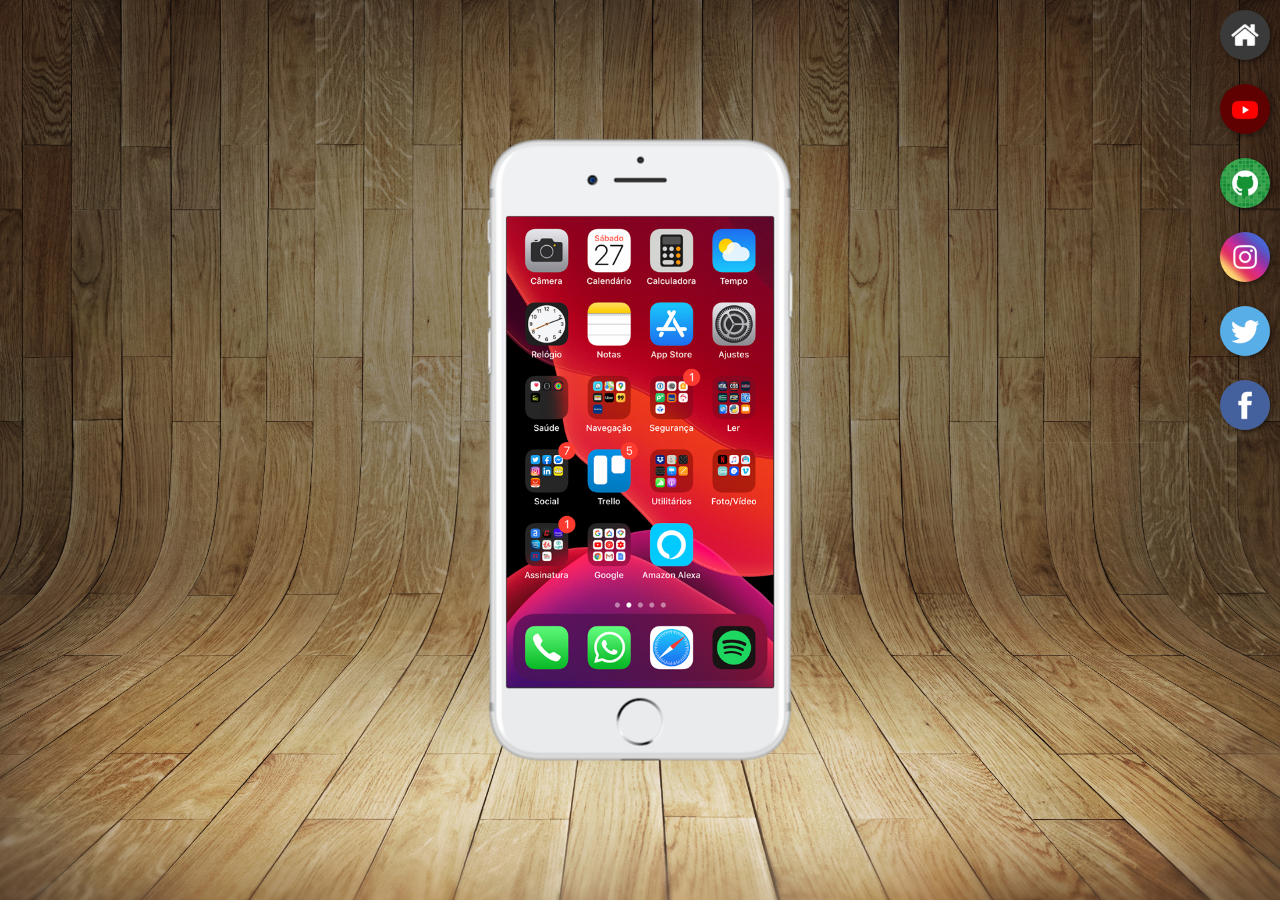
<file: index.html>
<!DOCTYPE html>
<html lang="pt-br">
<head>
    <meta charset="UTF-8">
    <meta http-equiv="X-UA-Compatible" content="IE=edge">
    <meta name="viewport" content="width=device-width, initial-scale=1.0">
    <link rel="shortcut icon" href="favicon.ico" type="image/x-icon">
    <link rel="stylesheet" href="estilos/style.css">
    <title>Projeto Redes Sociais</title>
</head>
<body>
    <main>
        <section id="telefone">
            <iframe src="home.html" name="tela" id="tela" frameborder="0"></iframe>
        </section>
        <section id="redes-sociais">
            <a href="home.html" target="tela"><img src="imagens/logo-home.jpg" alt="home"></a> <br>
            <a href="youtube.html" target="tela"><img src="imagens/logo-youtube.jpg" alt="Youtube"></a> <br>
            <a href="github.html" target="tela"><img src="imagens/logo-github.jpg" alt="github"></a> <br>
            <a href="instagram.html" target="tela"><img src="imagens/logo-instagram.jpg" alt="Instagram"></a> <br>
            <a href="twitter.html" target="tela"><img src="imagens/logo-twitter.jpg" alt="Twitter"></a> <br>
            <a href="facebook.html" target="tela"><img src="imagens/logo-facebook.jpg" alt="Facebook"></a> <br>
        </section>
    </main>
</body>
</html>
</file>
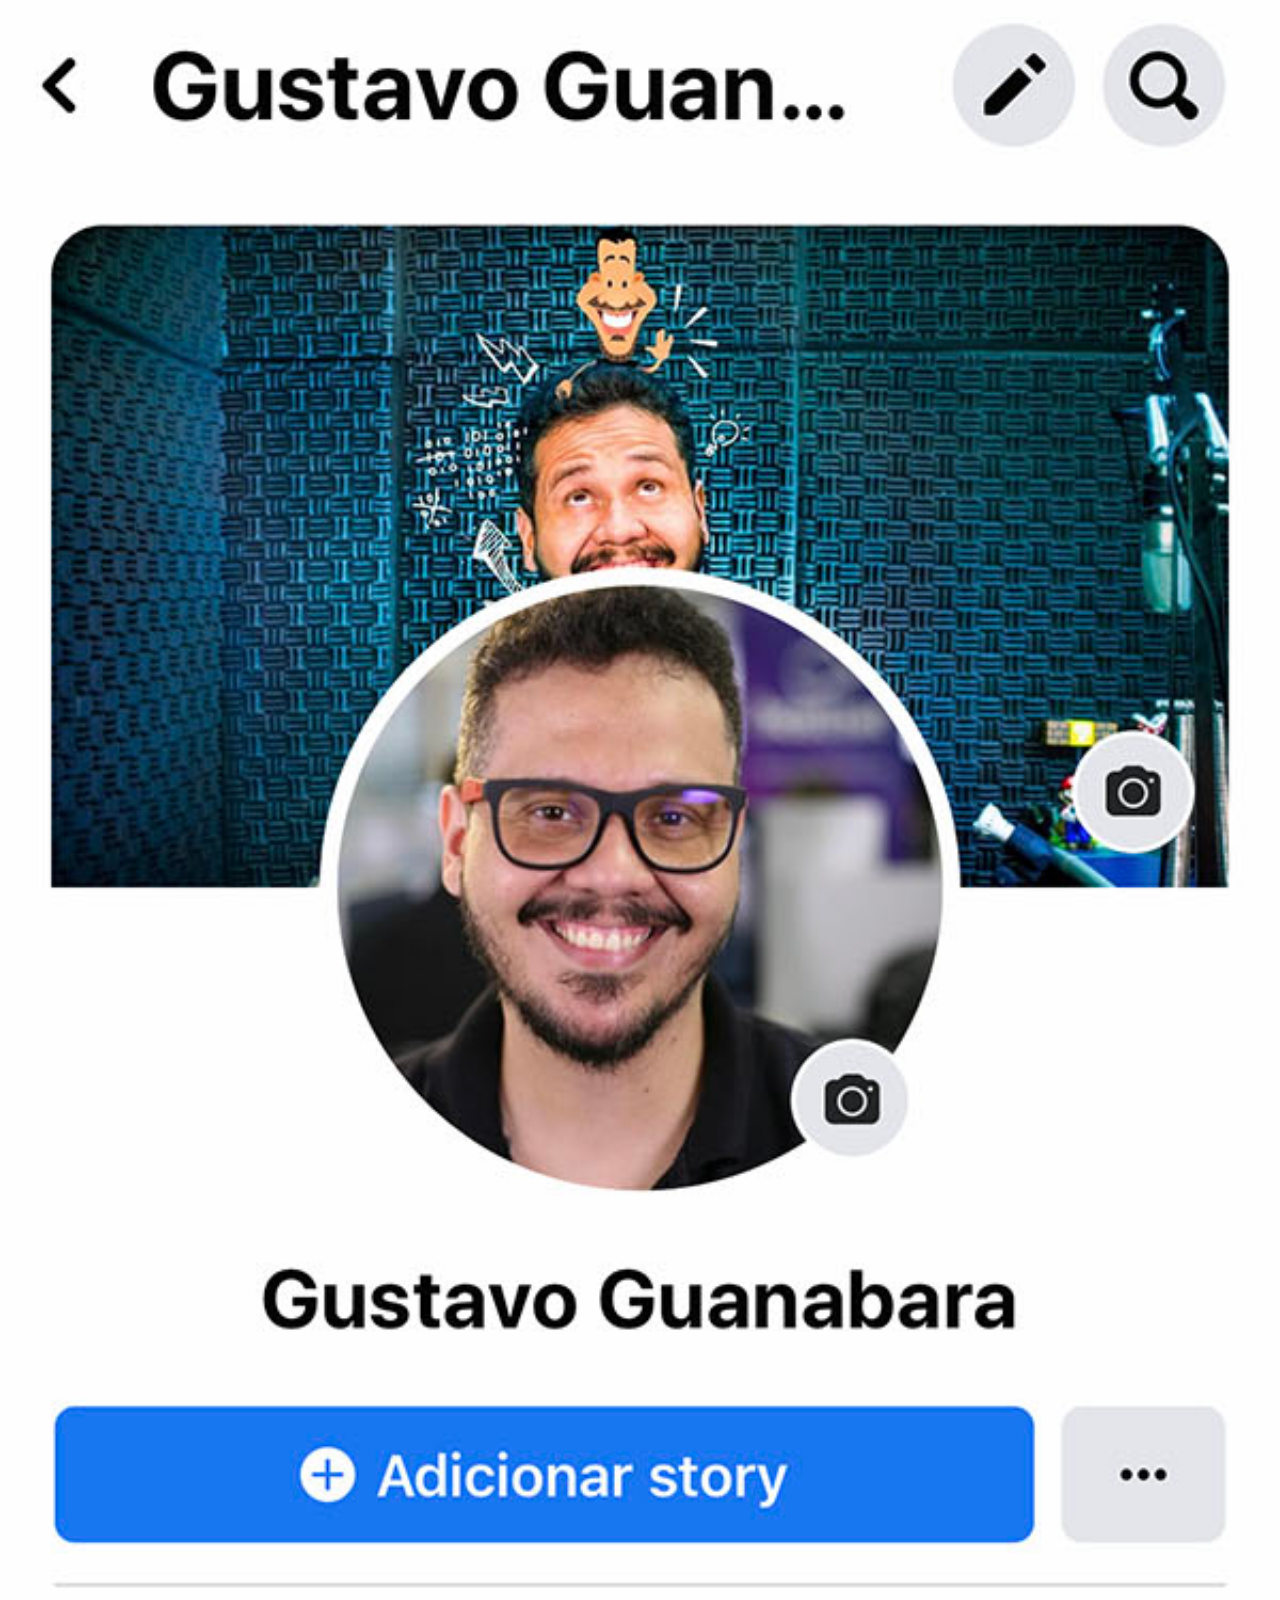
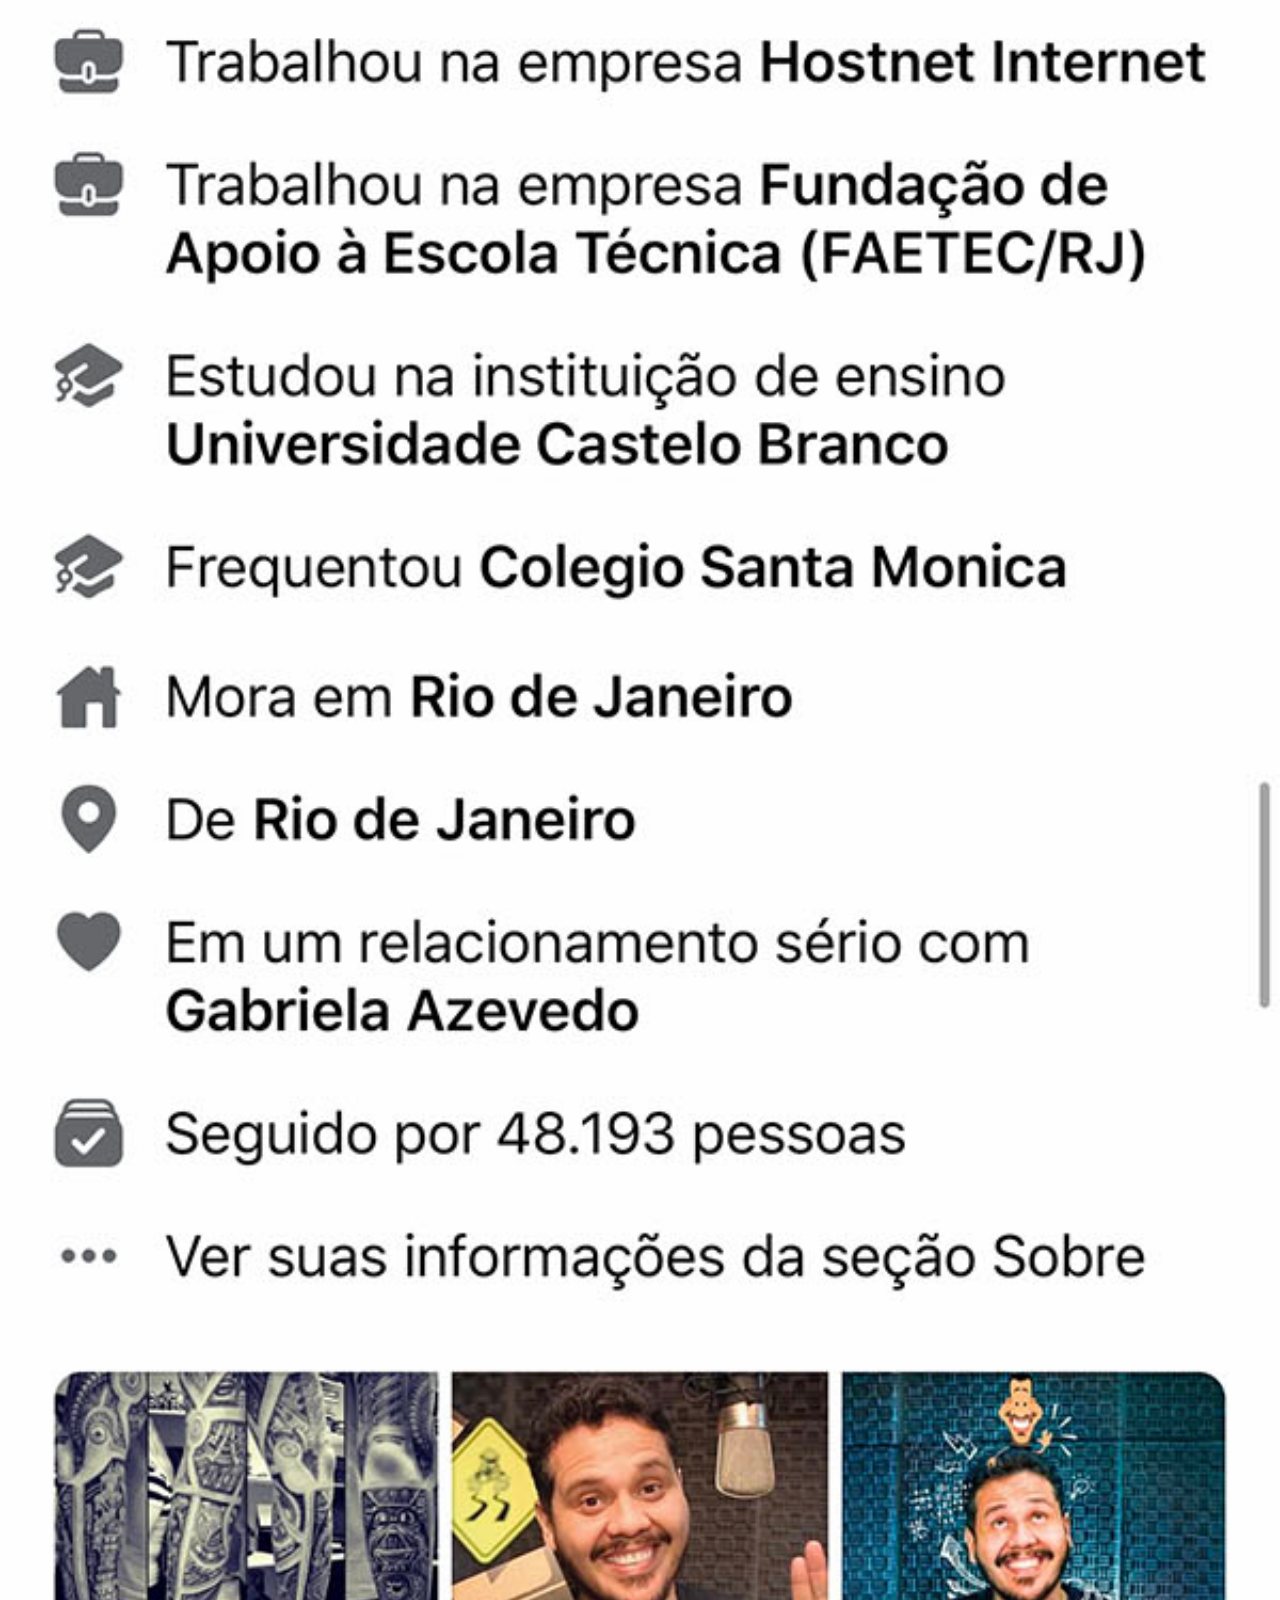
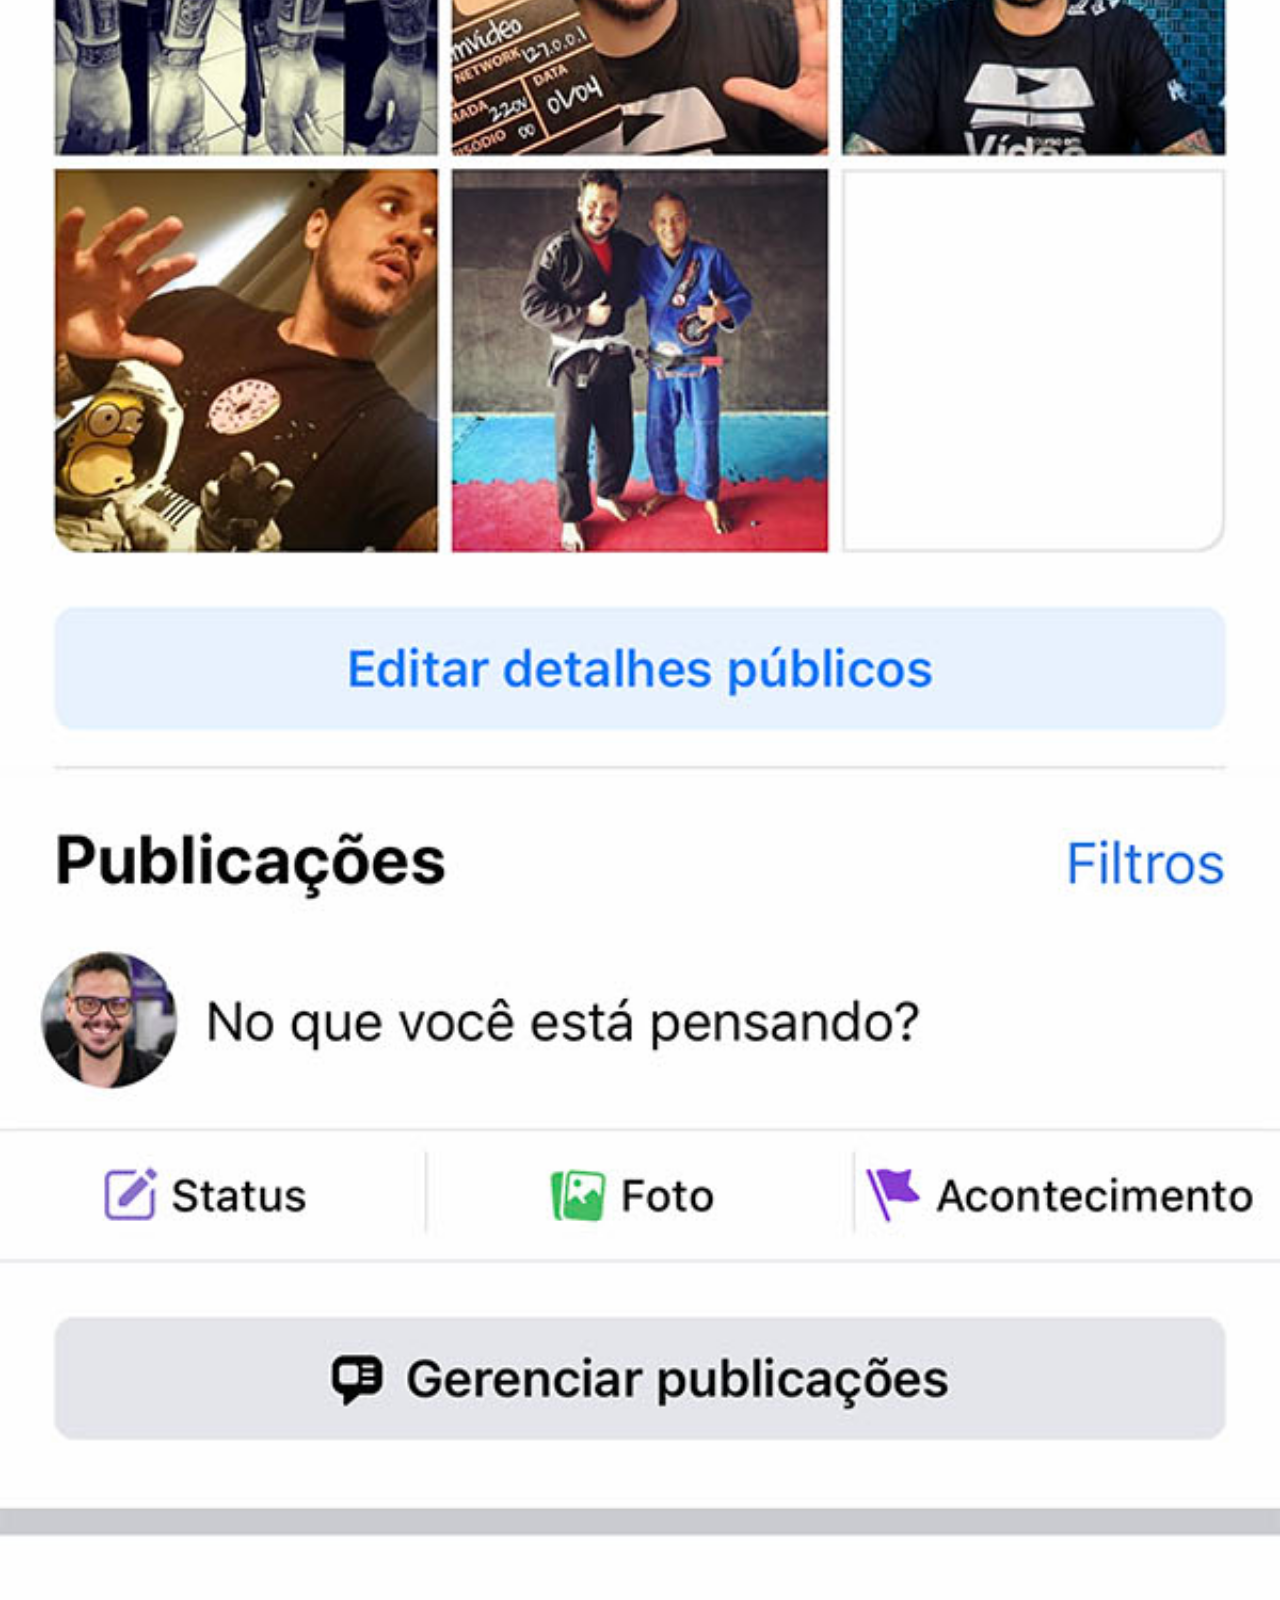
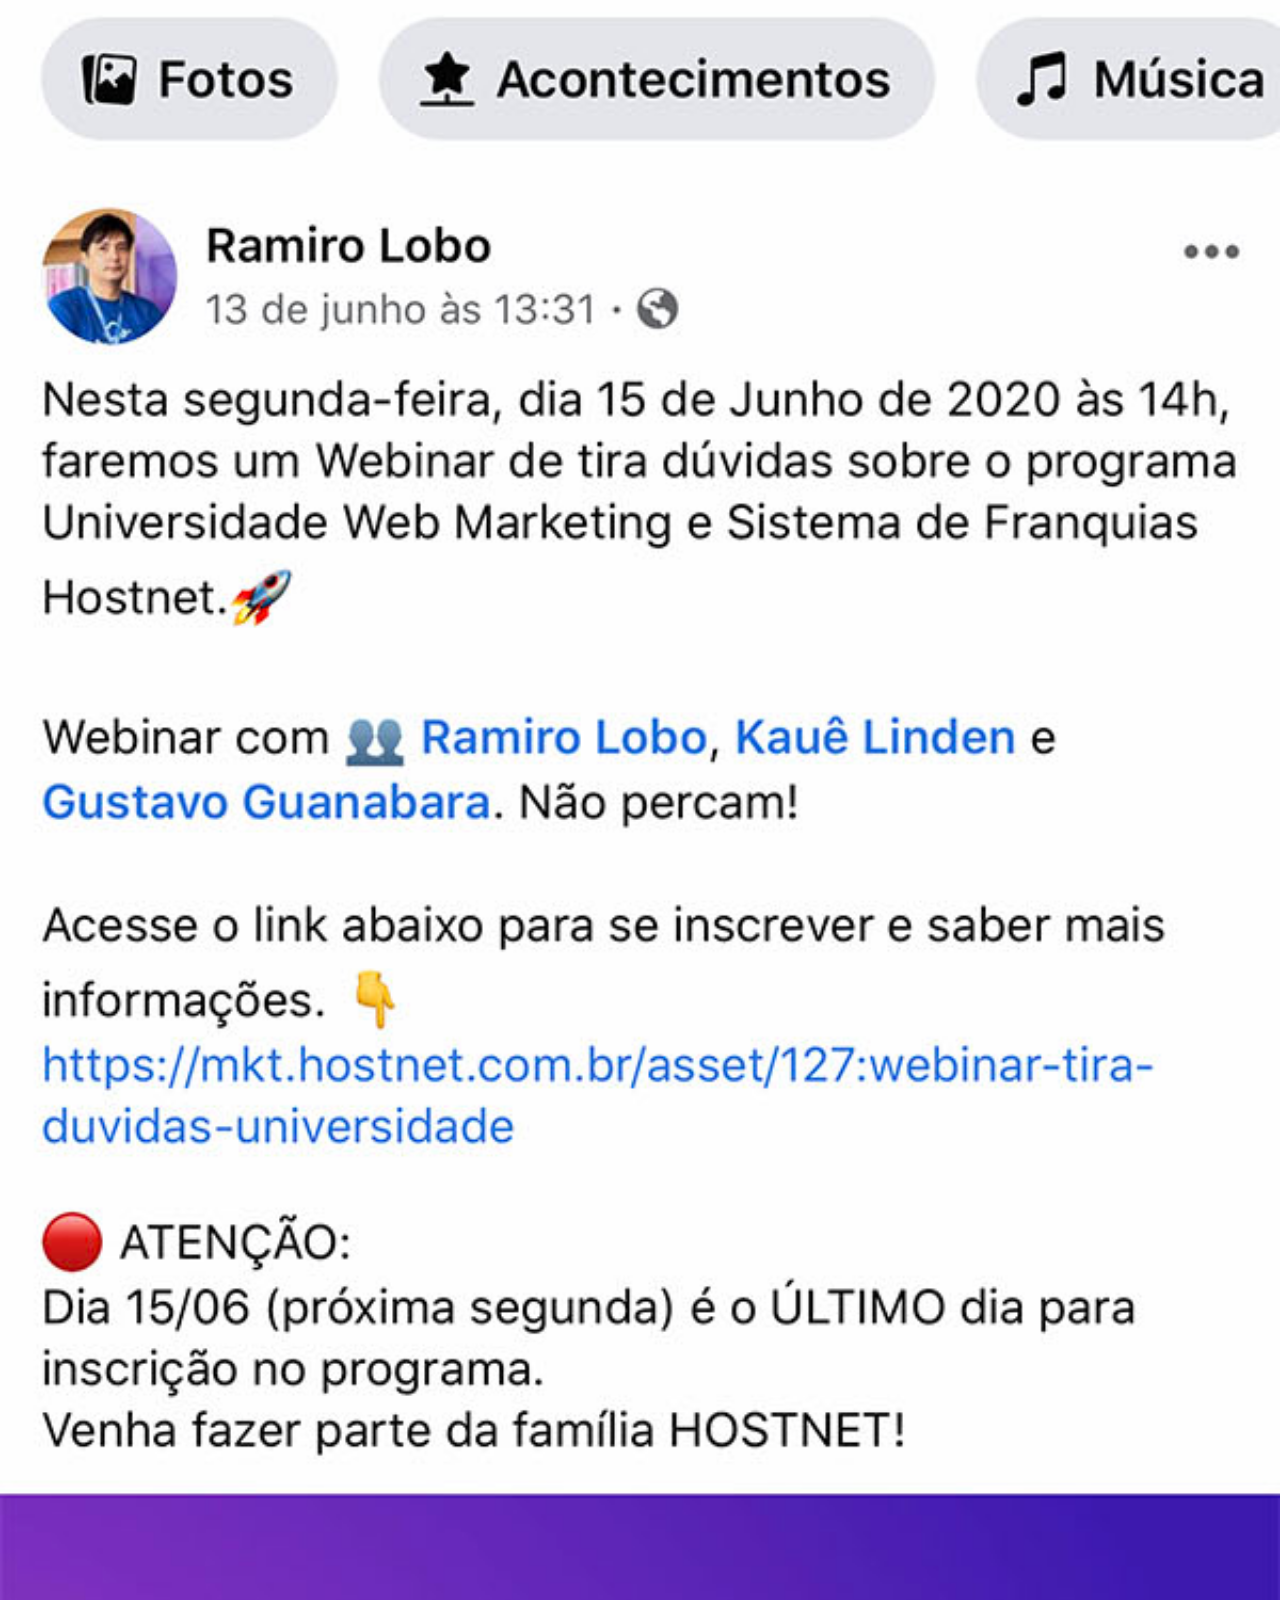
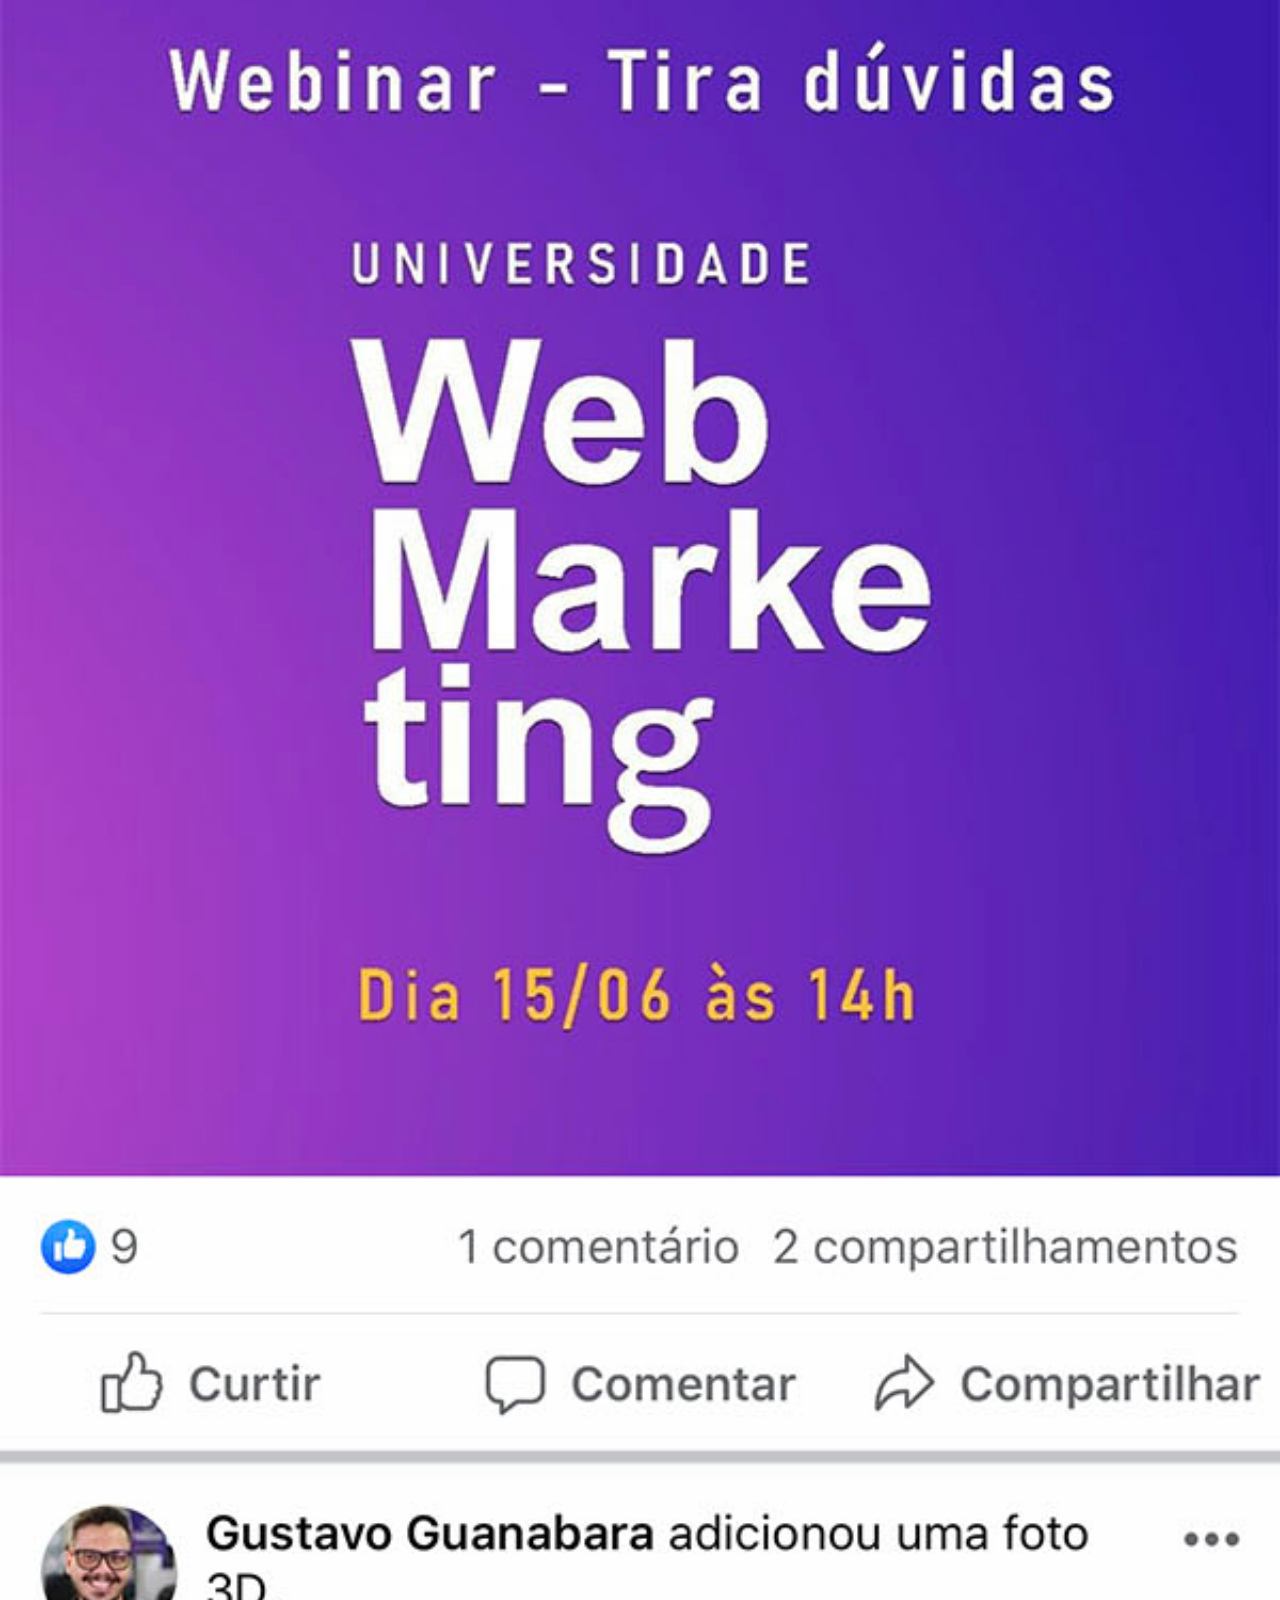
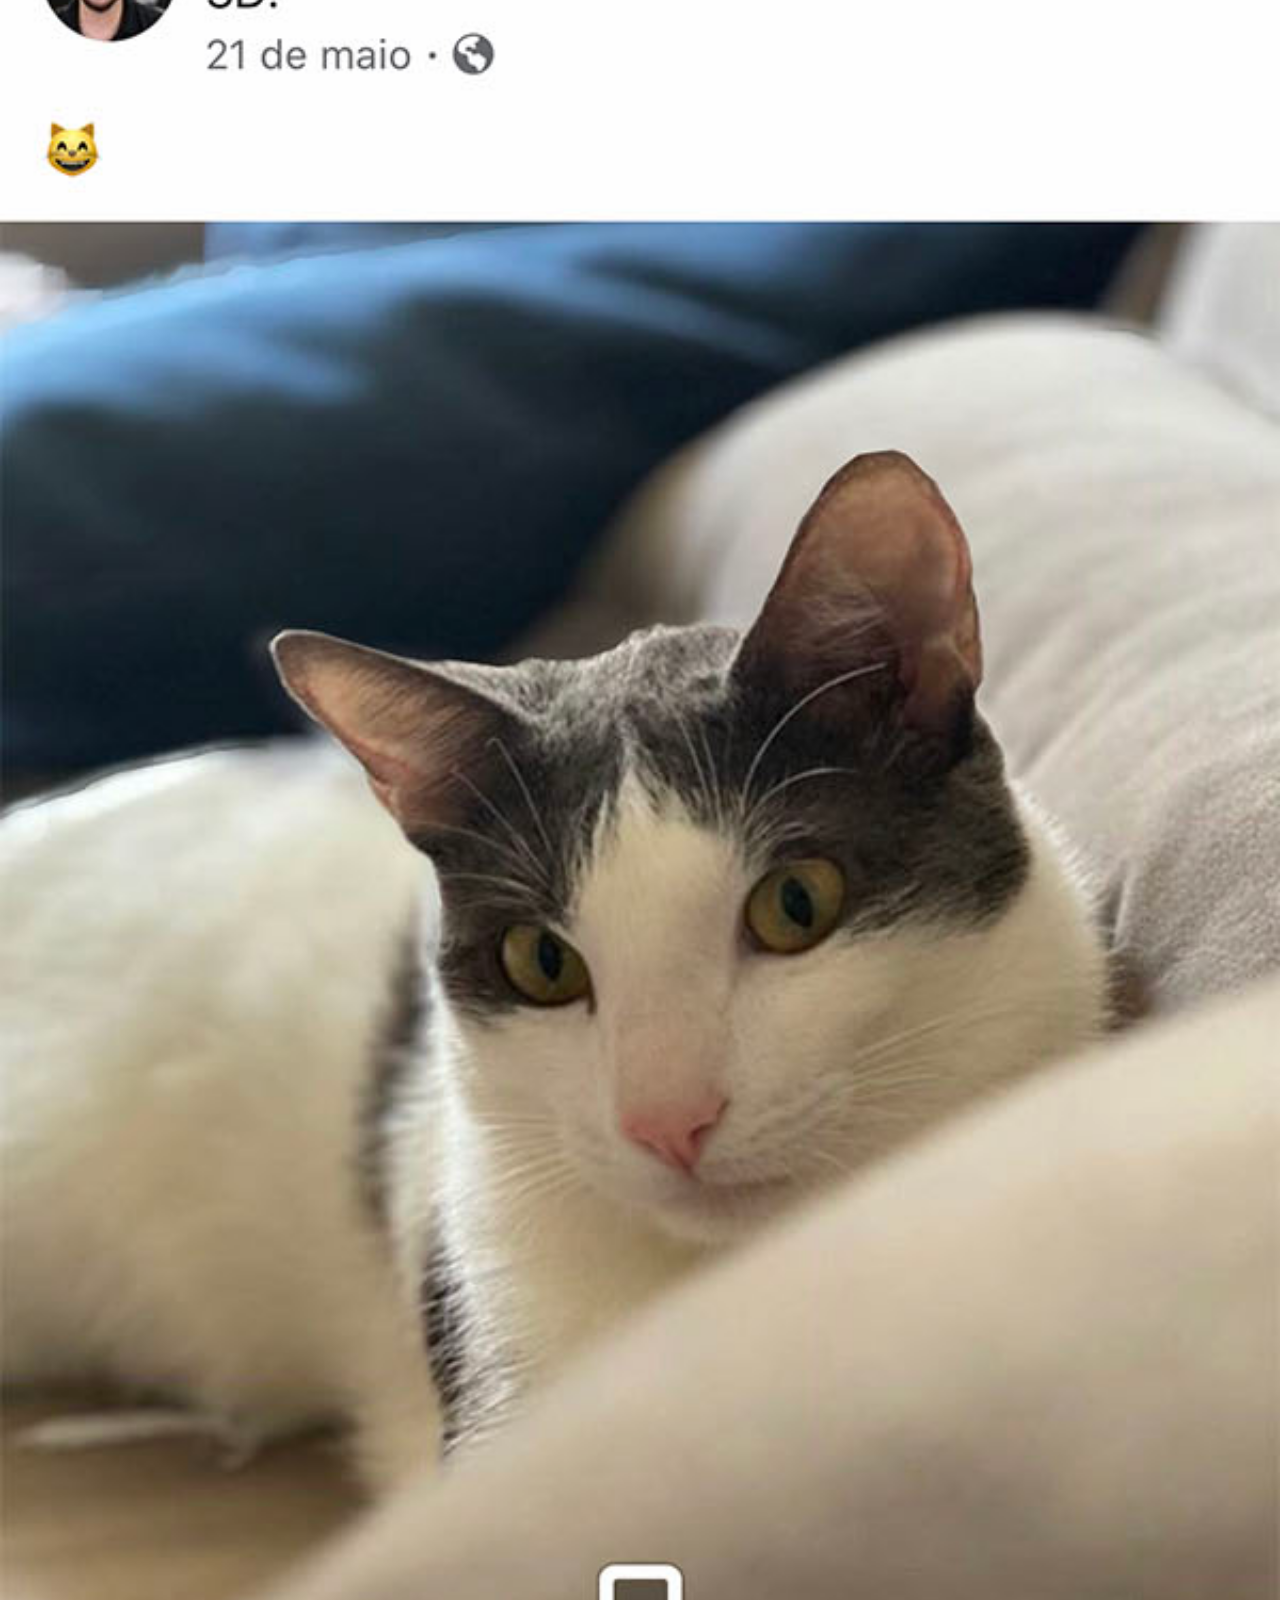
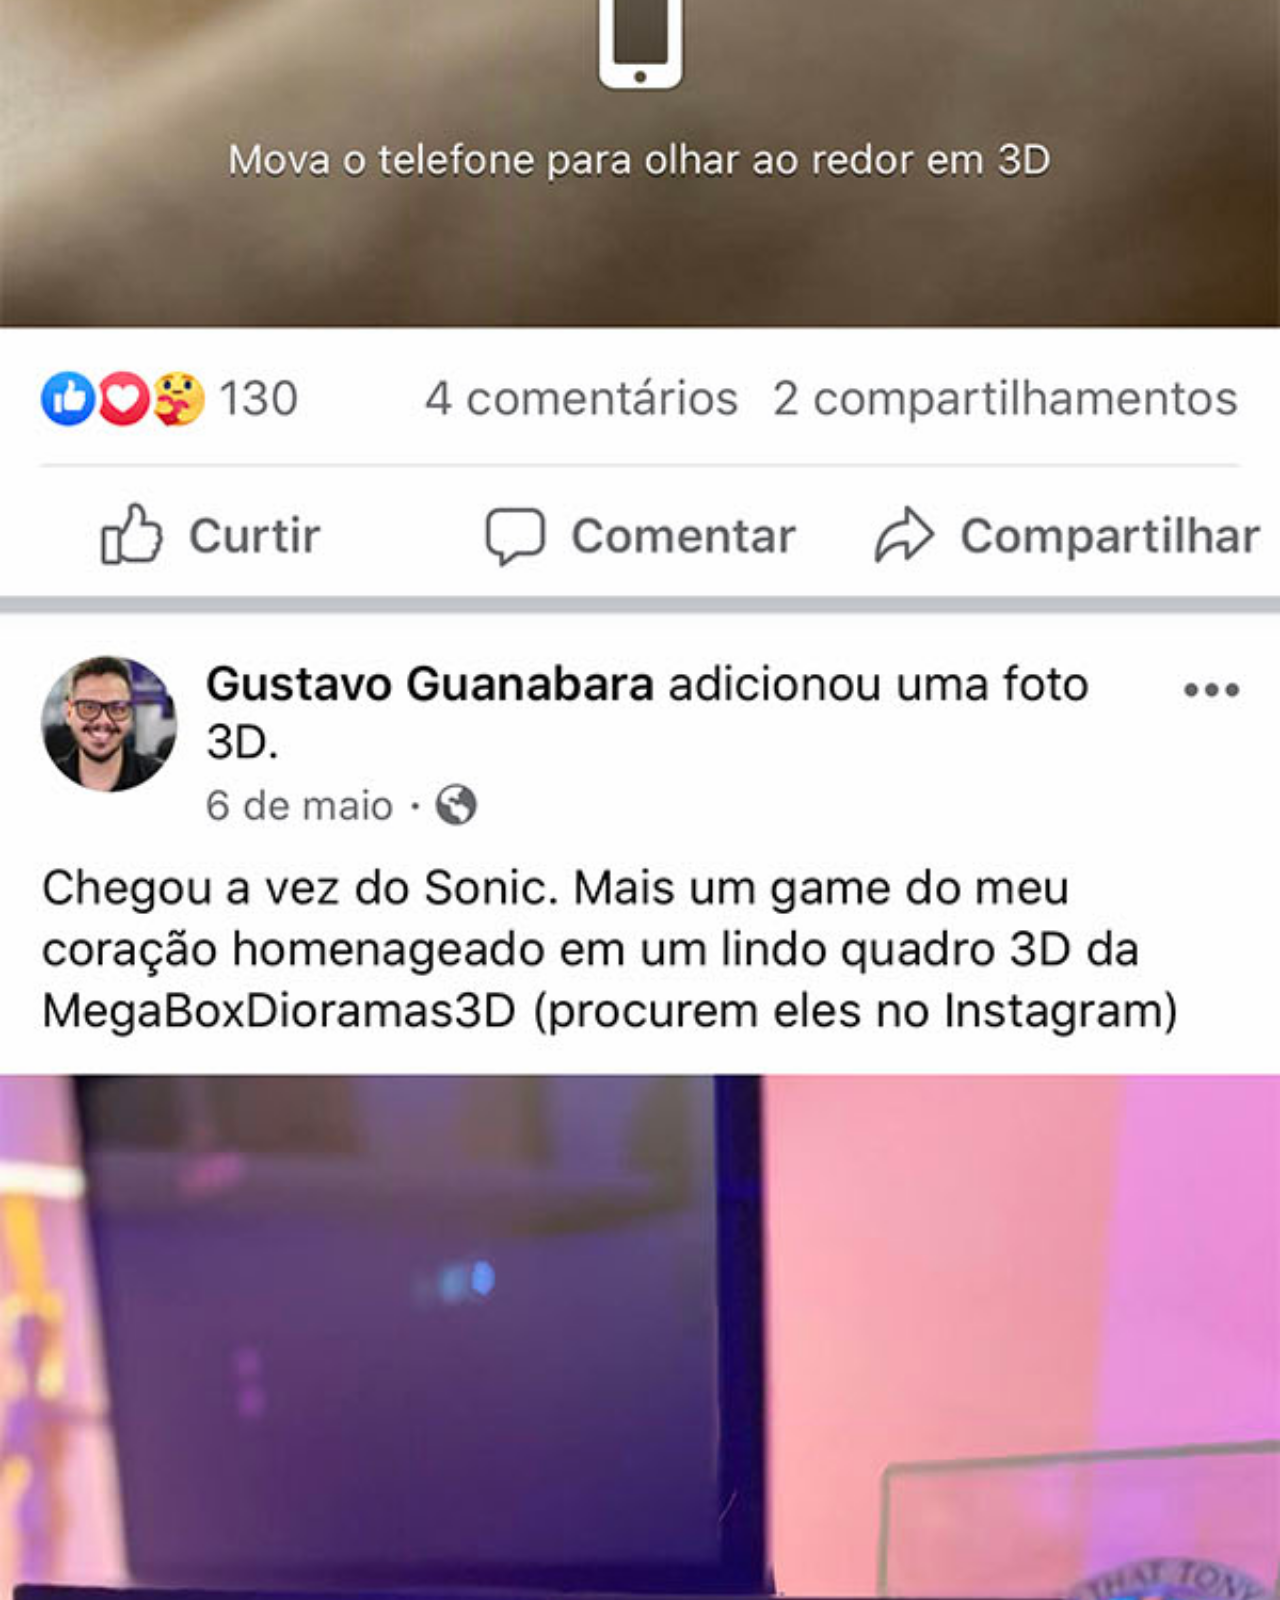
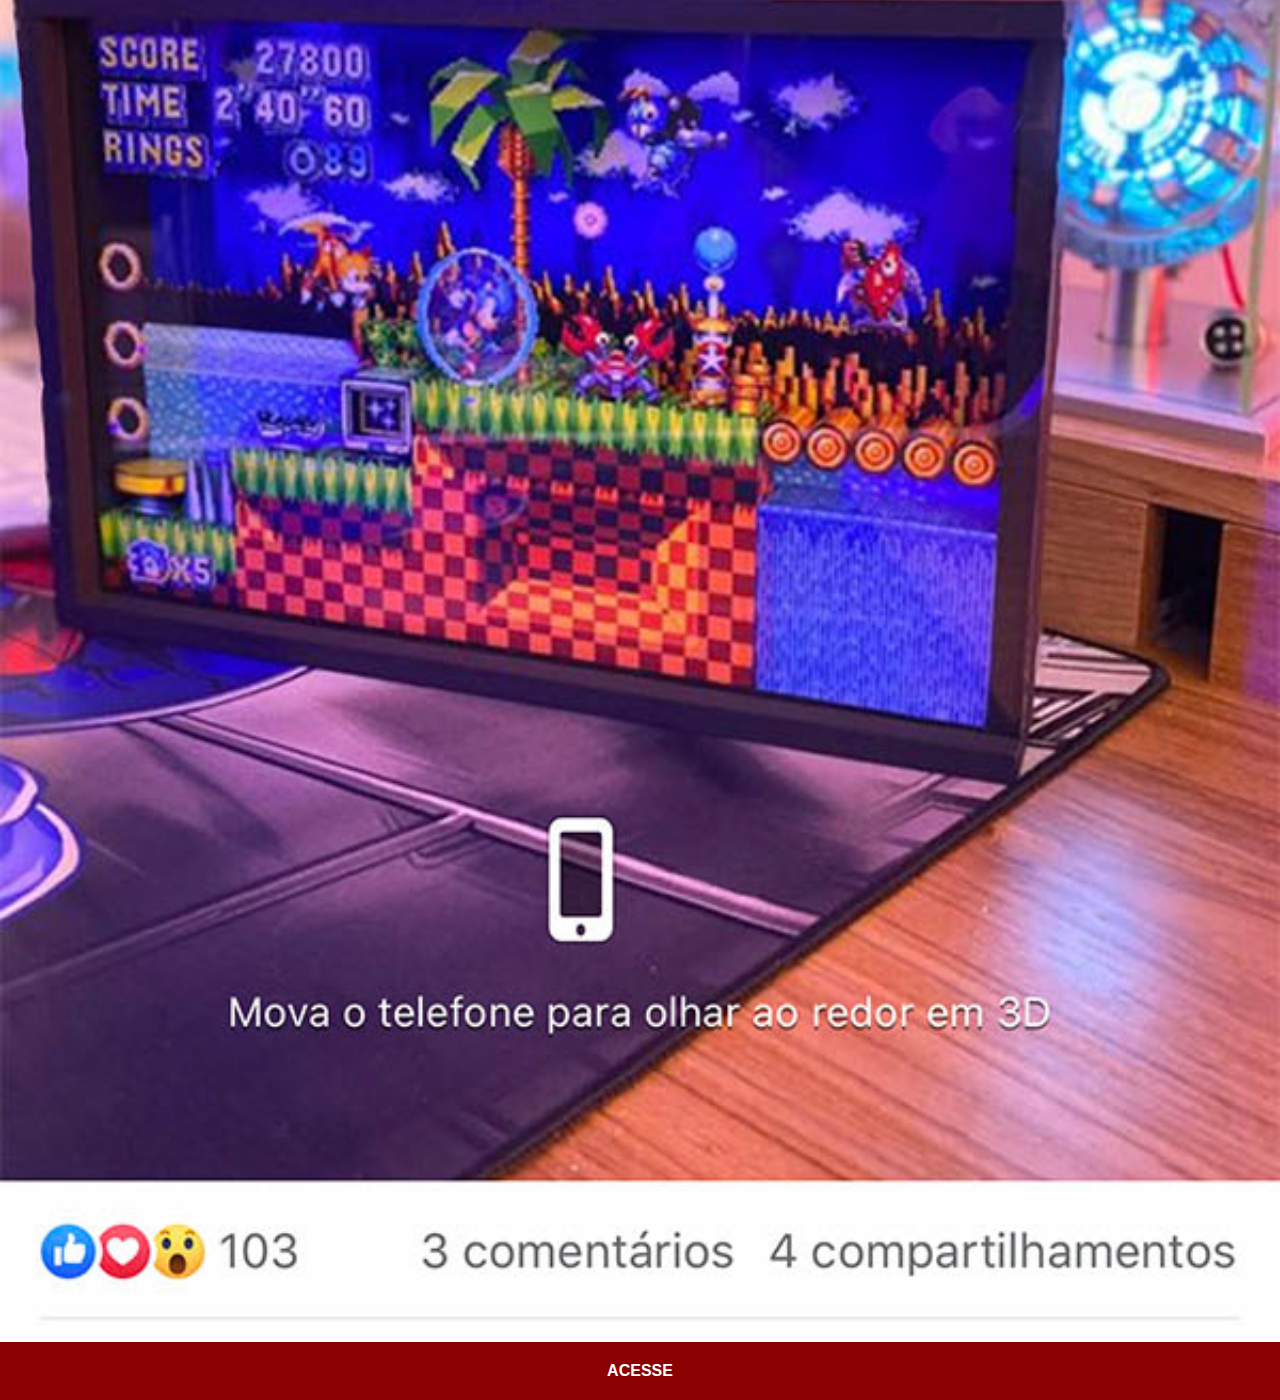
<file: facebook.html>
<!DOCTYPE html>
<html lang="pt-br">
<head>
    <meta charset="UTF-8">
    <meta http-equiv="X-UA-Compatible" content="IE=edge">
    <meta name="viewport" content="width=device-width, initial-scale=1.0">
    <link rel="stylesheet" href="estilos/social.css">
    <title>Facebook</title>
</head>
<body>
    <img src="imagens/tela-facebook.jpg" alt="facebook">
    <a href="https://pt-br.facebook.com/gustavoguanabara/" target="_blank">ACESSE</a>
</body>
</html>
</file>
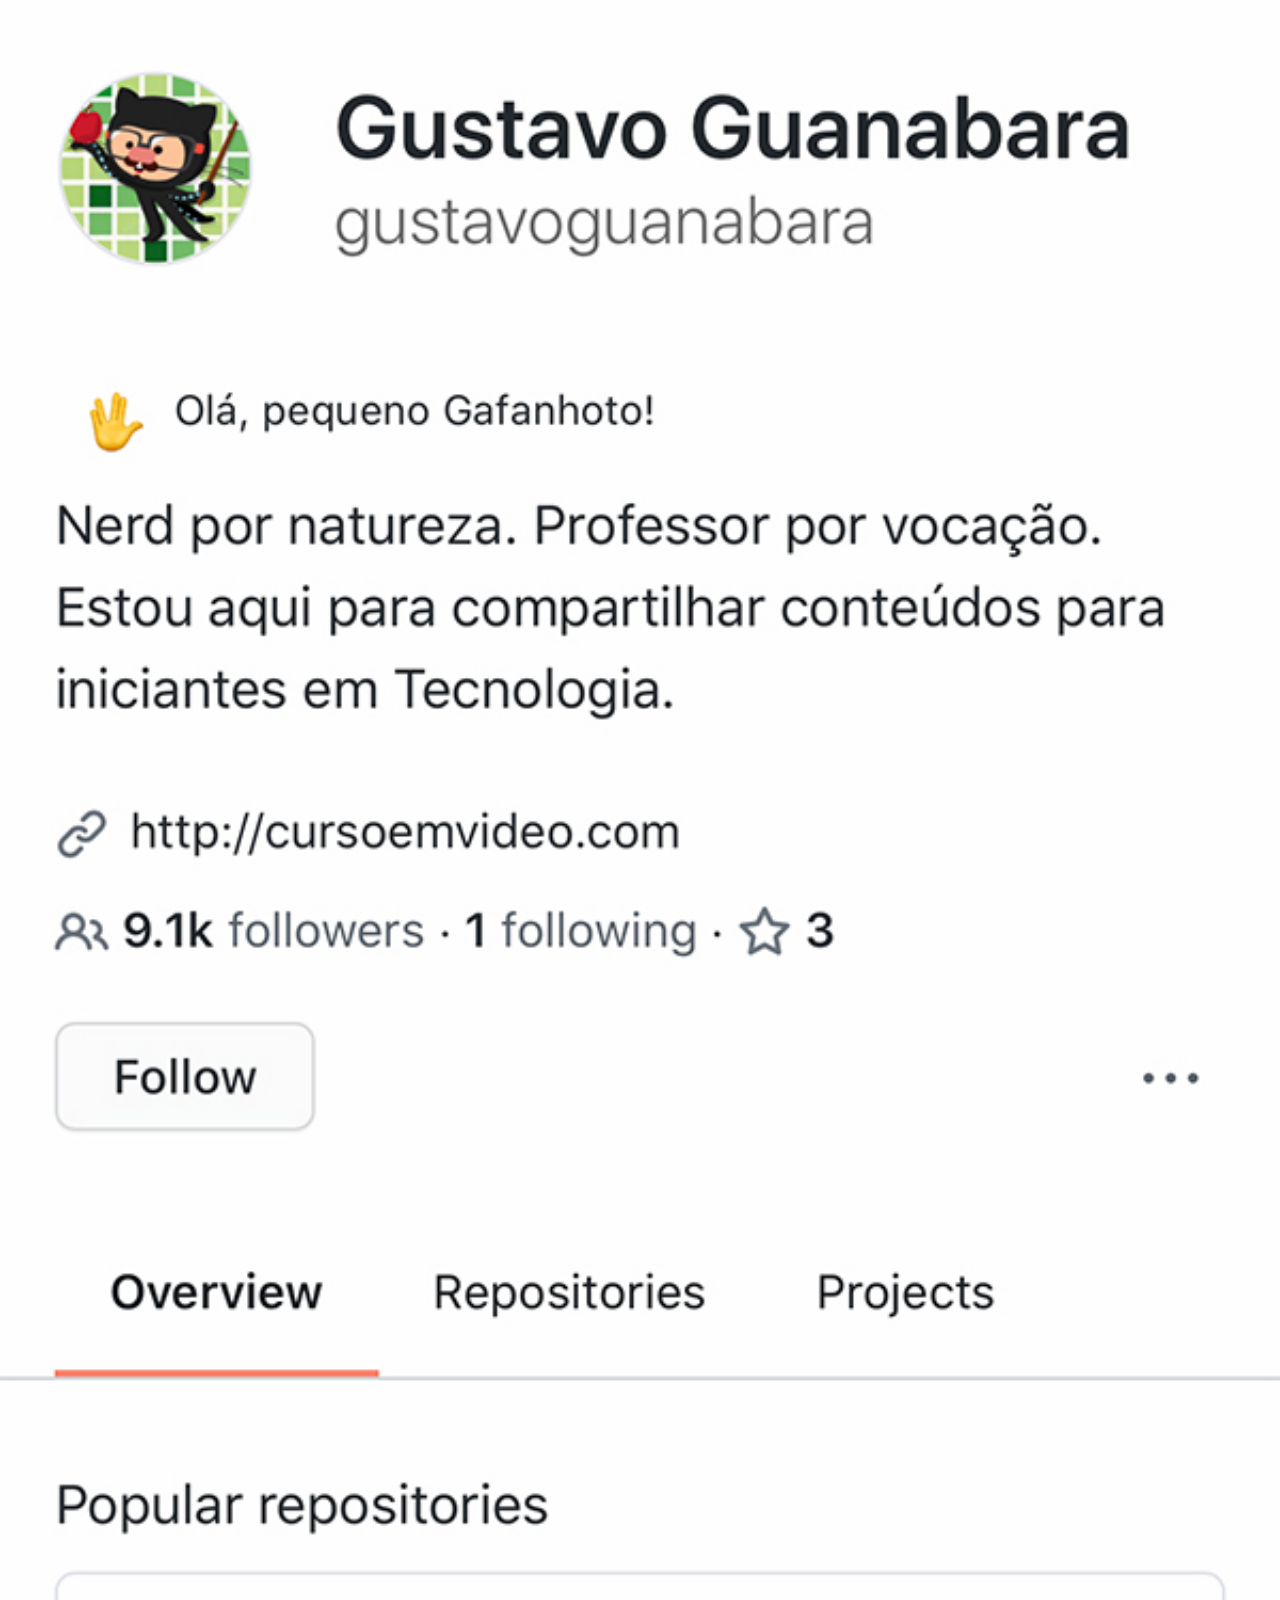
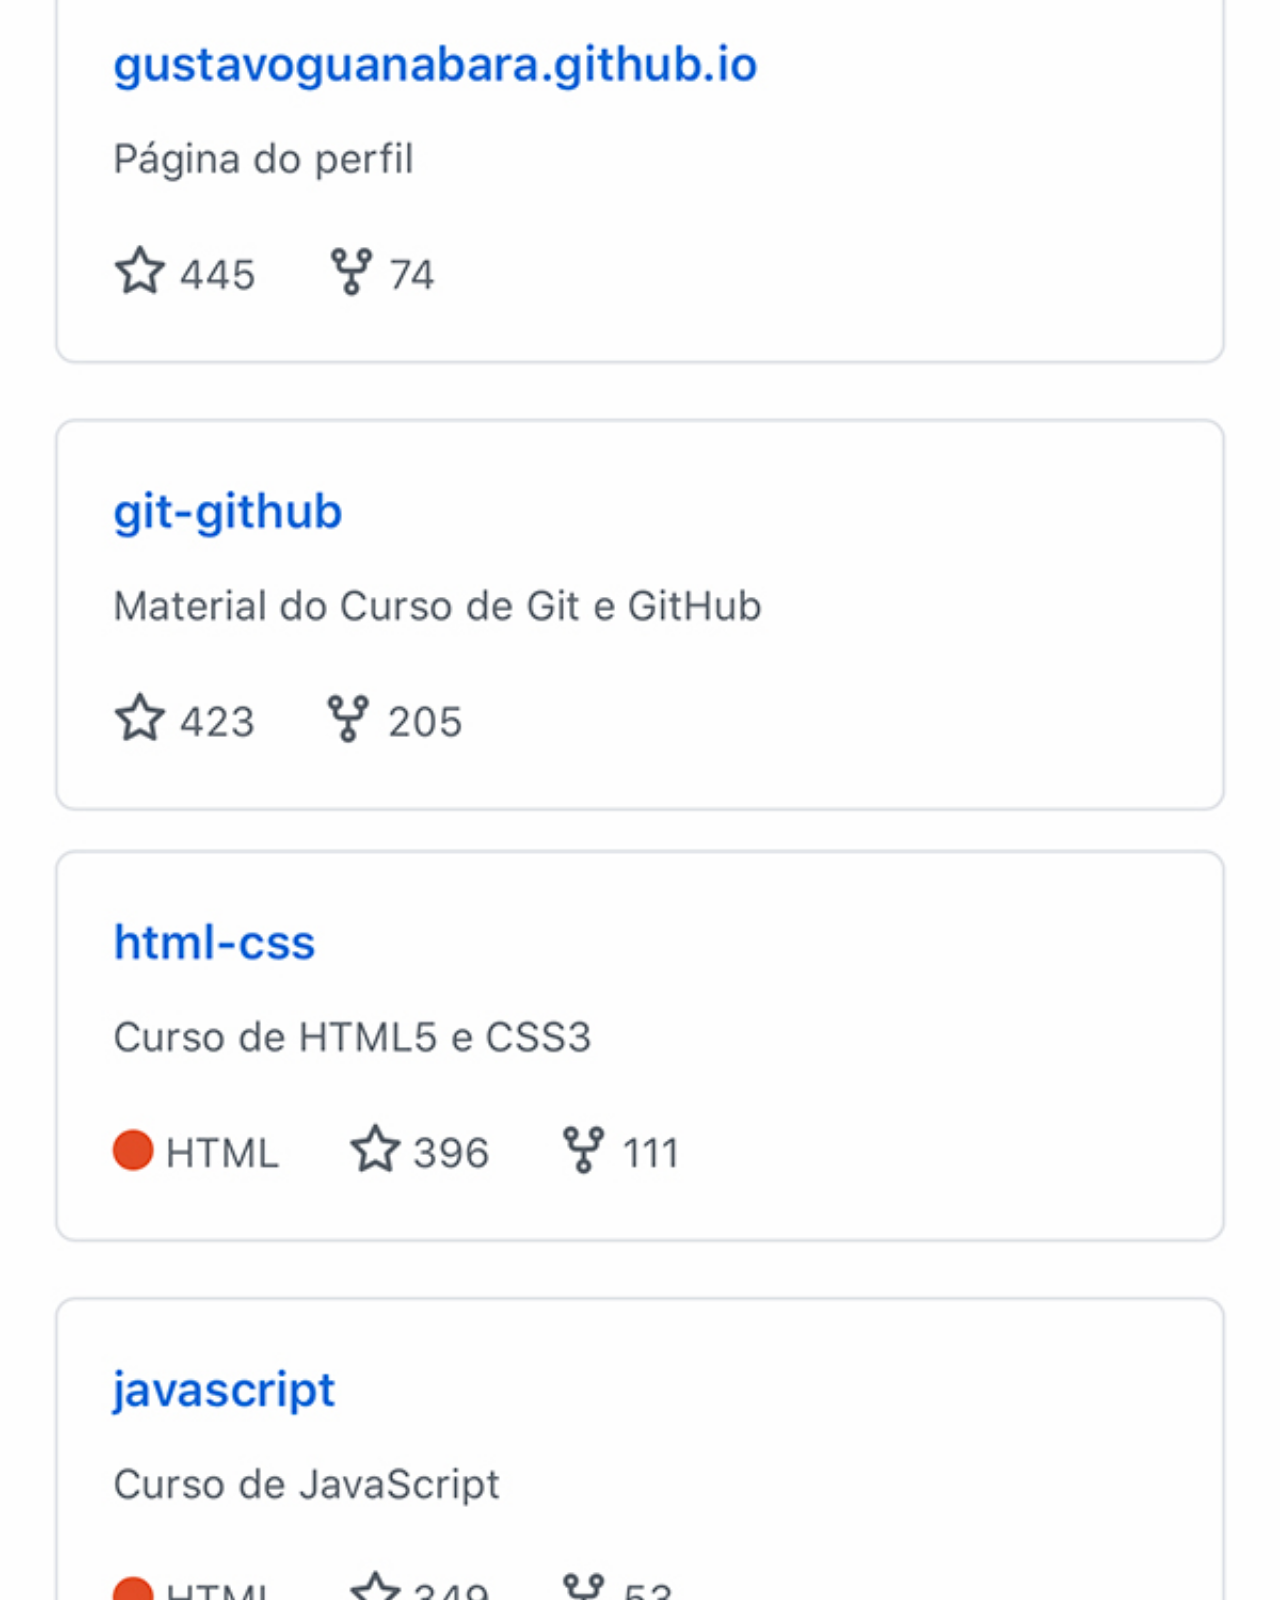
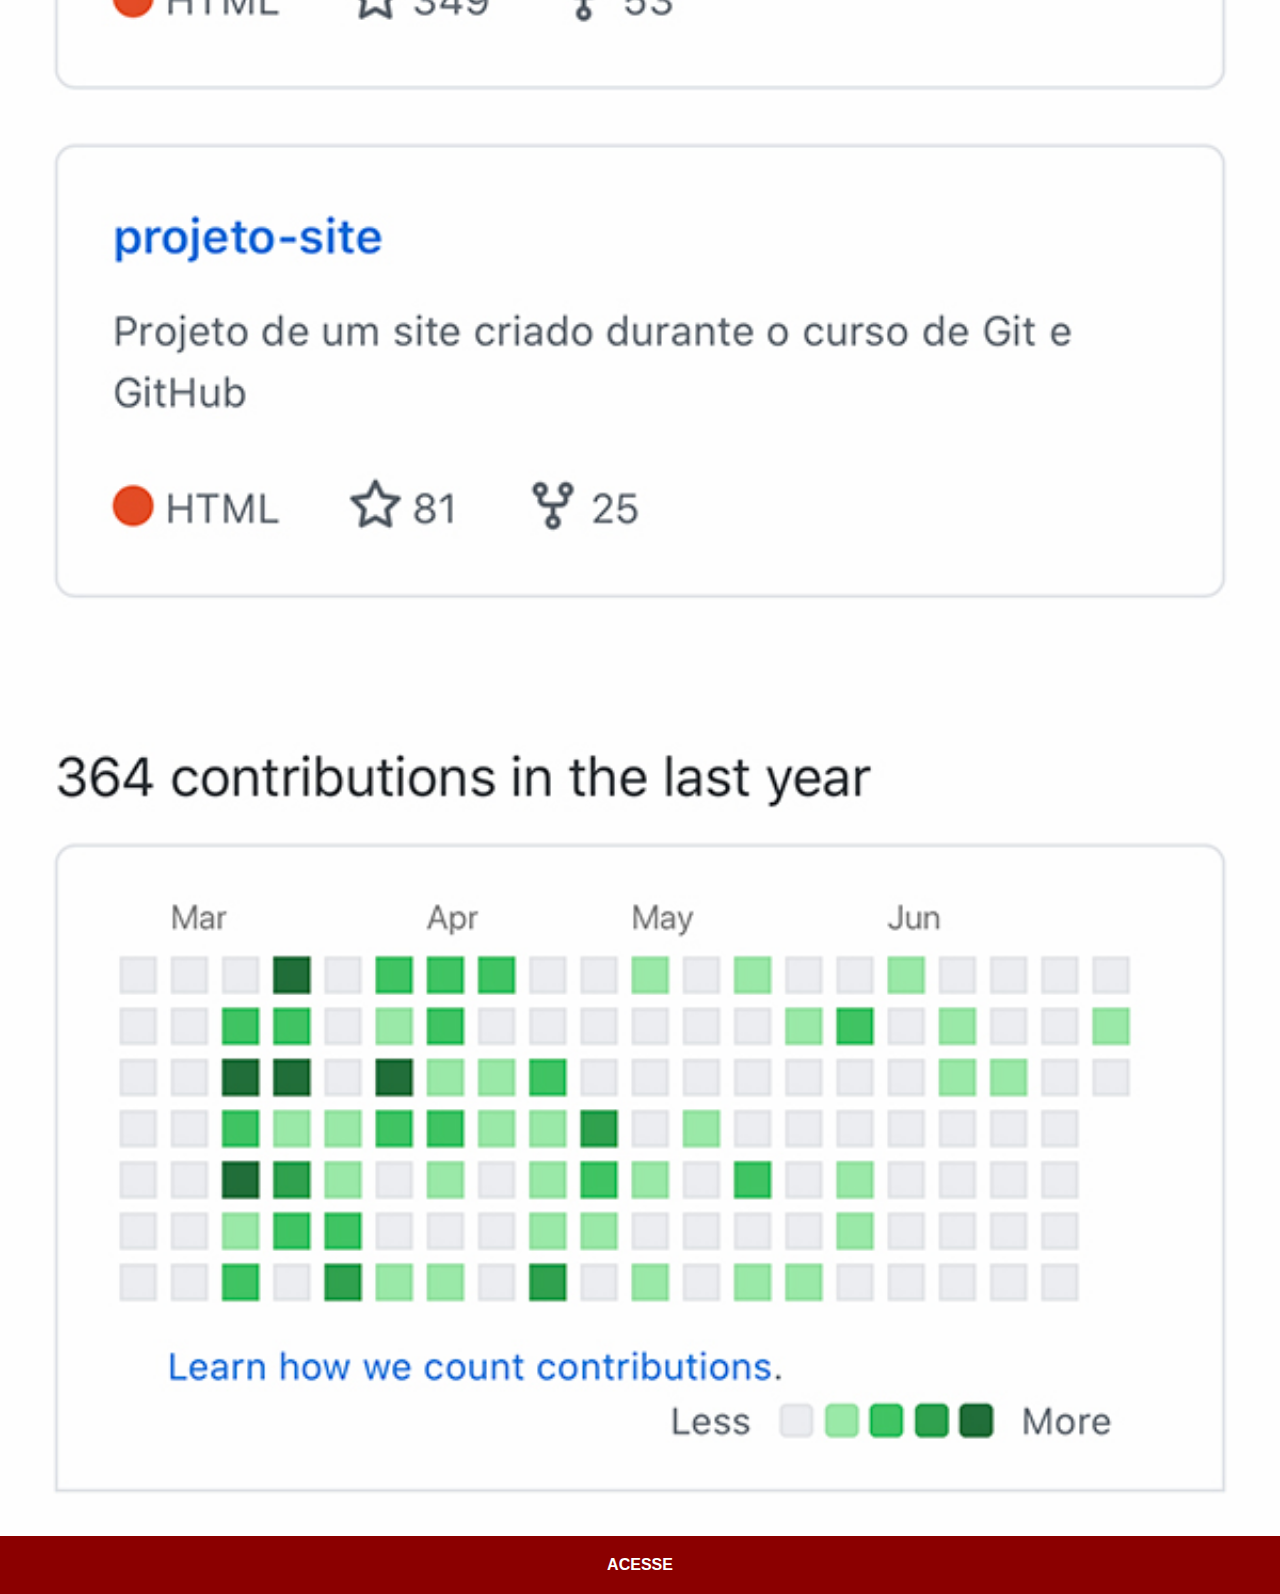
<file: github.html>
<!DOCTYPE html>
<html lang="pt-br">
<head>
    <meta charset="UTF-8">
    <meta http-equiv="X-UA-Compatible" content="IE=edge">
    <meta name="viewport" content="width=device-width, initial-scale=1.0">
    <link rel="stylesheet" href="estilos/social.css">
    <title>GitHub</title>
</head>
<body>
    <img src="imagens/tela-github.jpg" alt="github">
    <a href="https://github.com/bryan-araujo23" target="_blank">ACESSE</a>
</body>
</html>
</file>
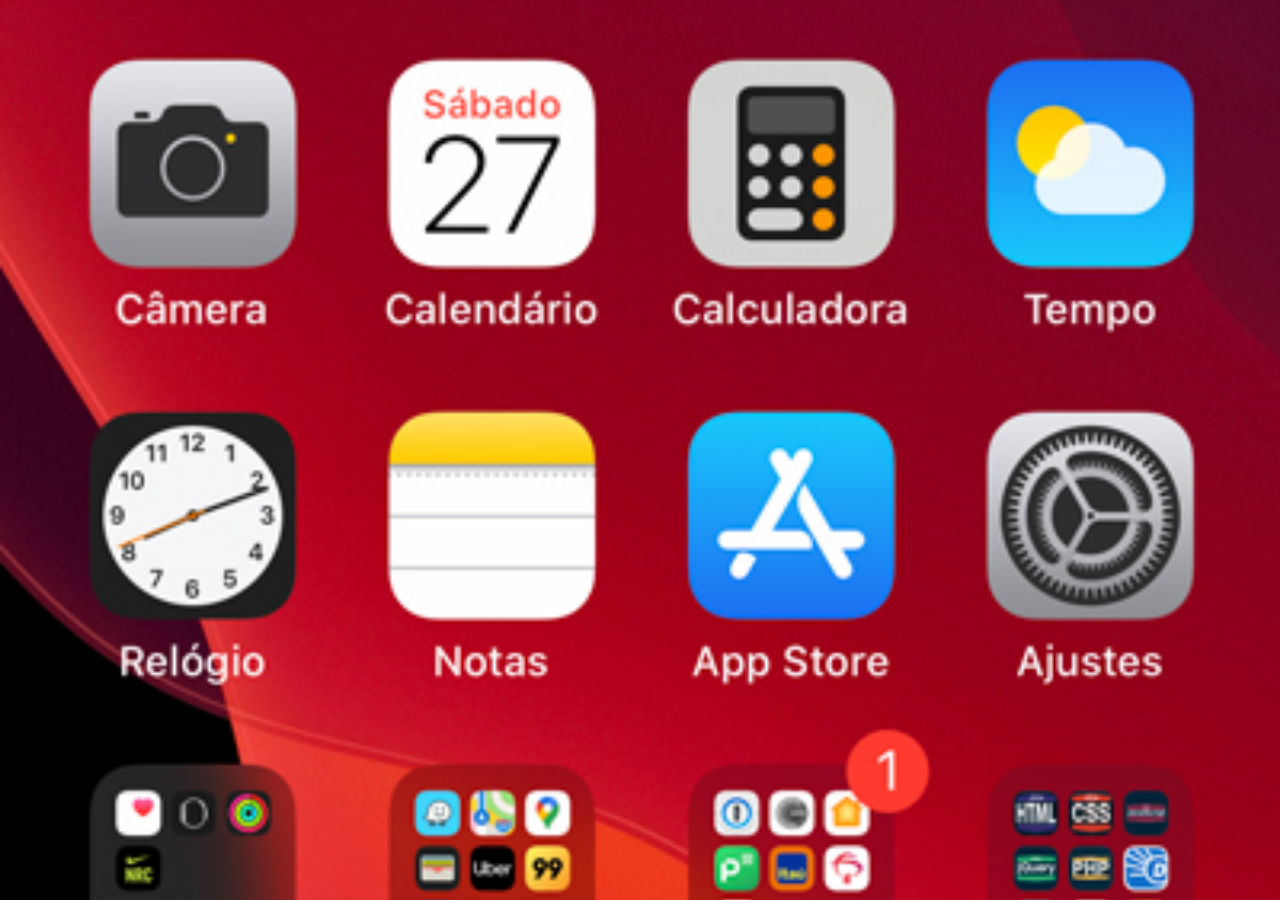
<file: home.html>
<!DOCTYPE html>
<html lang="pt-br">
<head>
    <meta charset="UTF-8">
    <meta http-equiv="X-UA-Compatible" content="IE=edge">
    <meta name="viewport" content="width=device-width, initial-scale=1.0">
    <title>Home</title>
</head>
<style>
    * {
        margin: 0px;
        padding: 0px;
    }

    body {
        width: 100vw;
        height: 100vh;
        background: black url('imagens/tela-home.jpg') no-repeat top center;
        background-size: cover;
    }
</style>
<body>
    
</body>
</html>
</file>
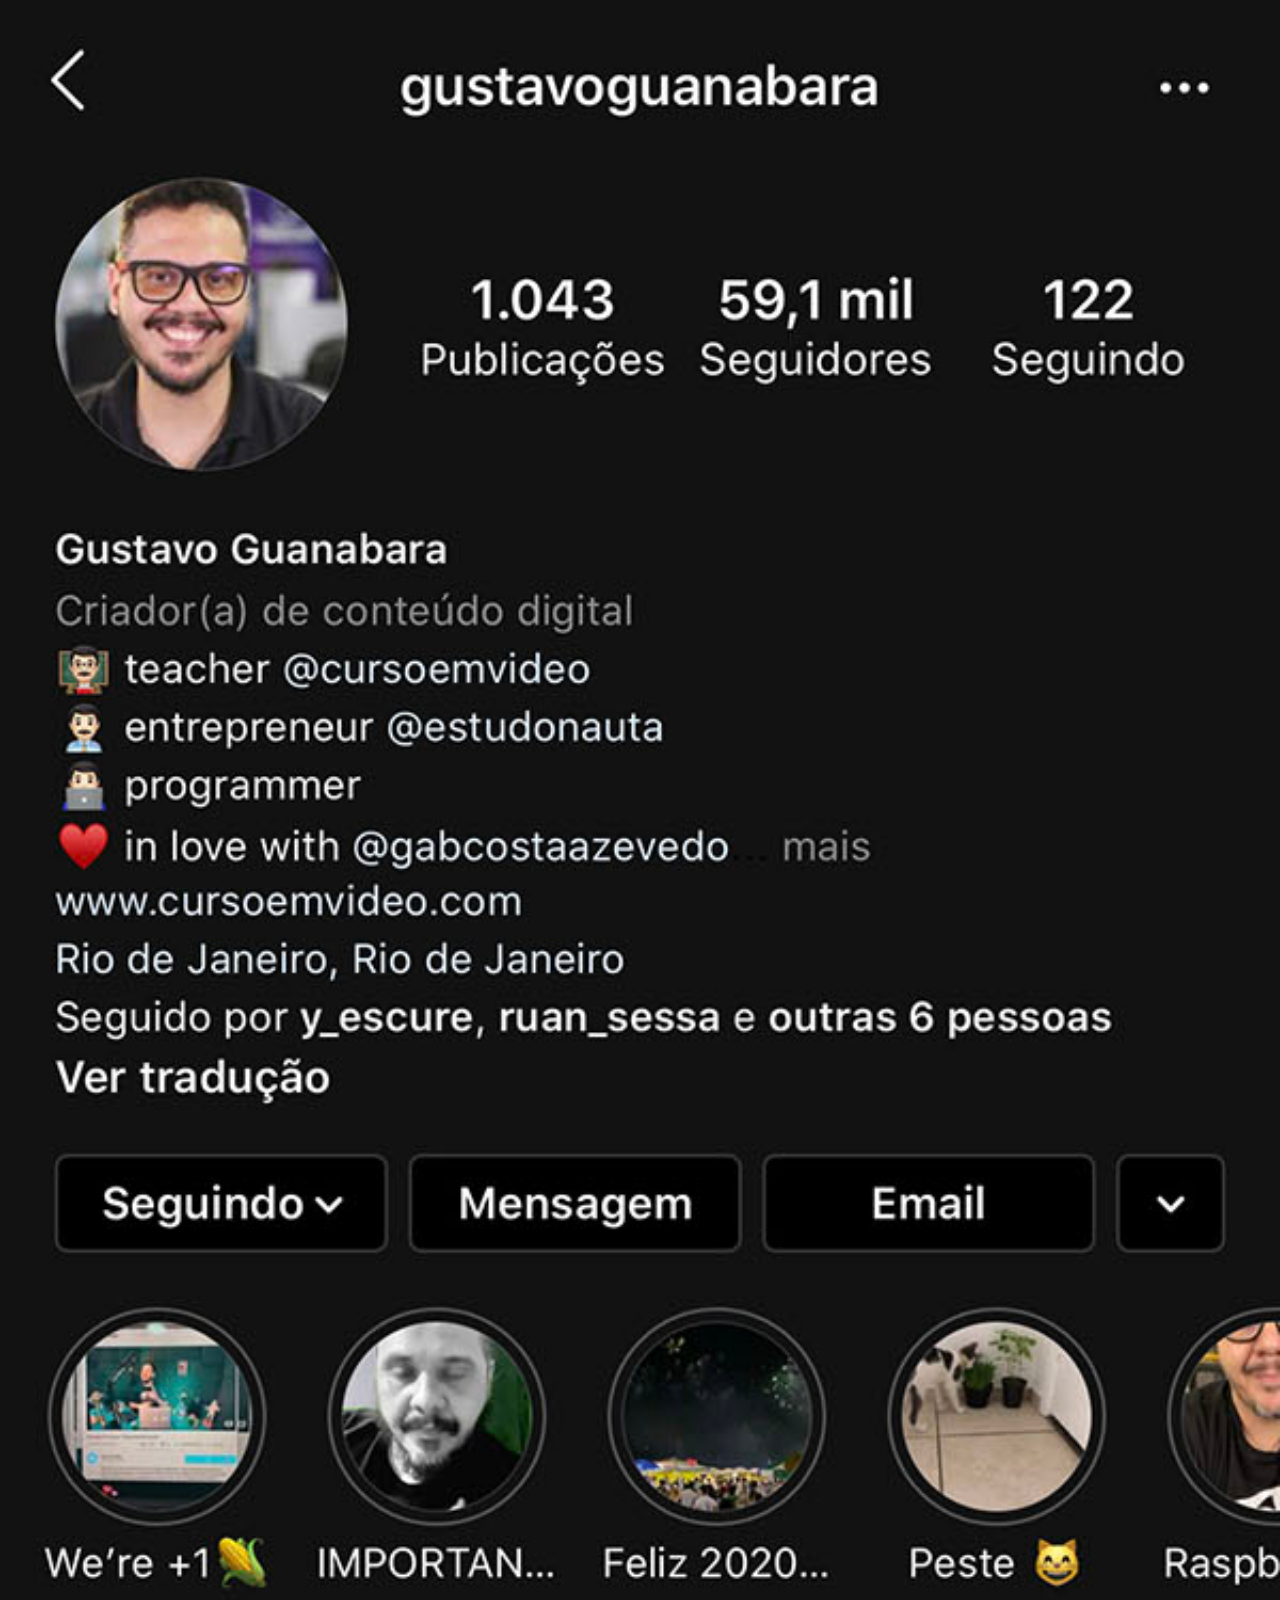
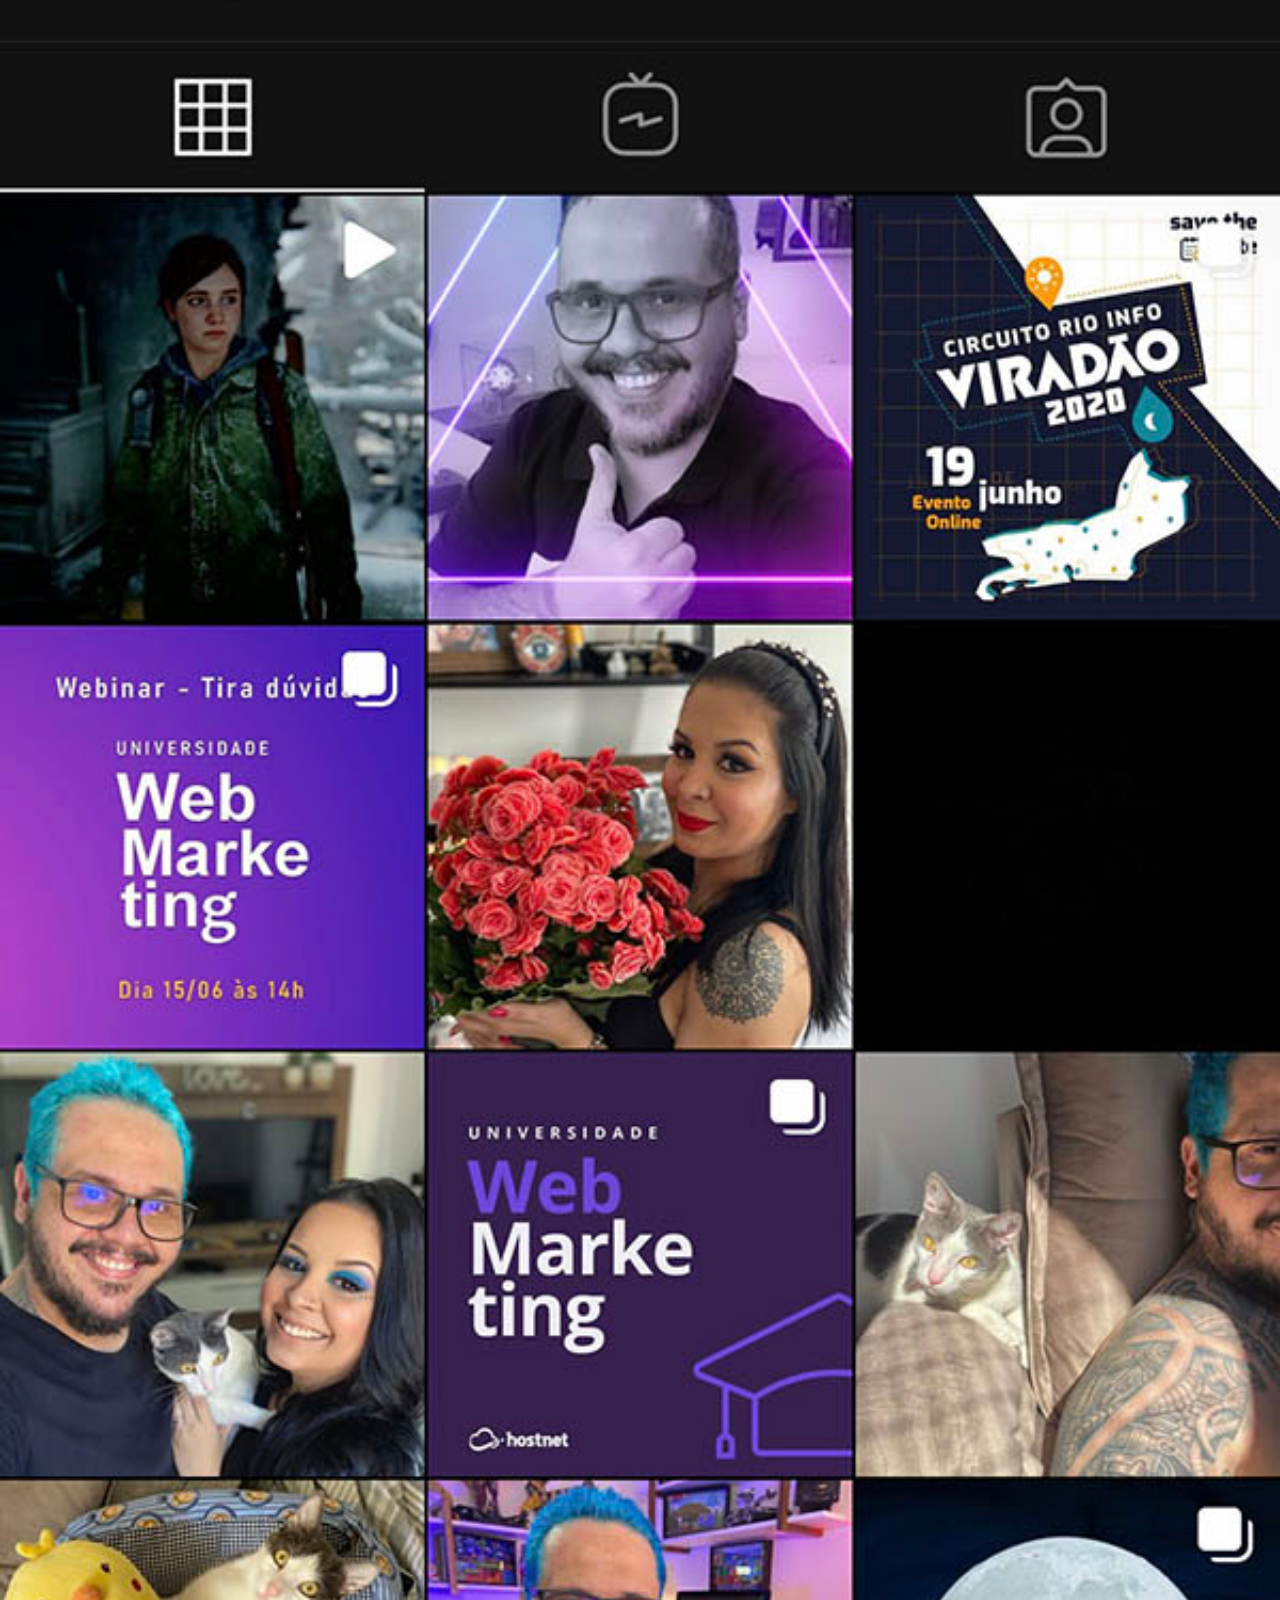
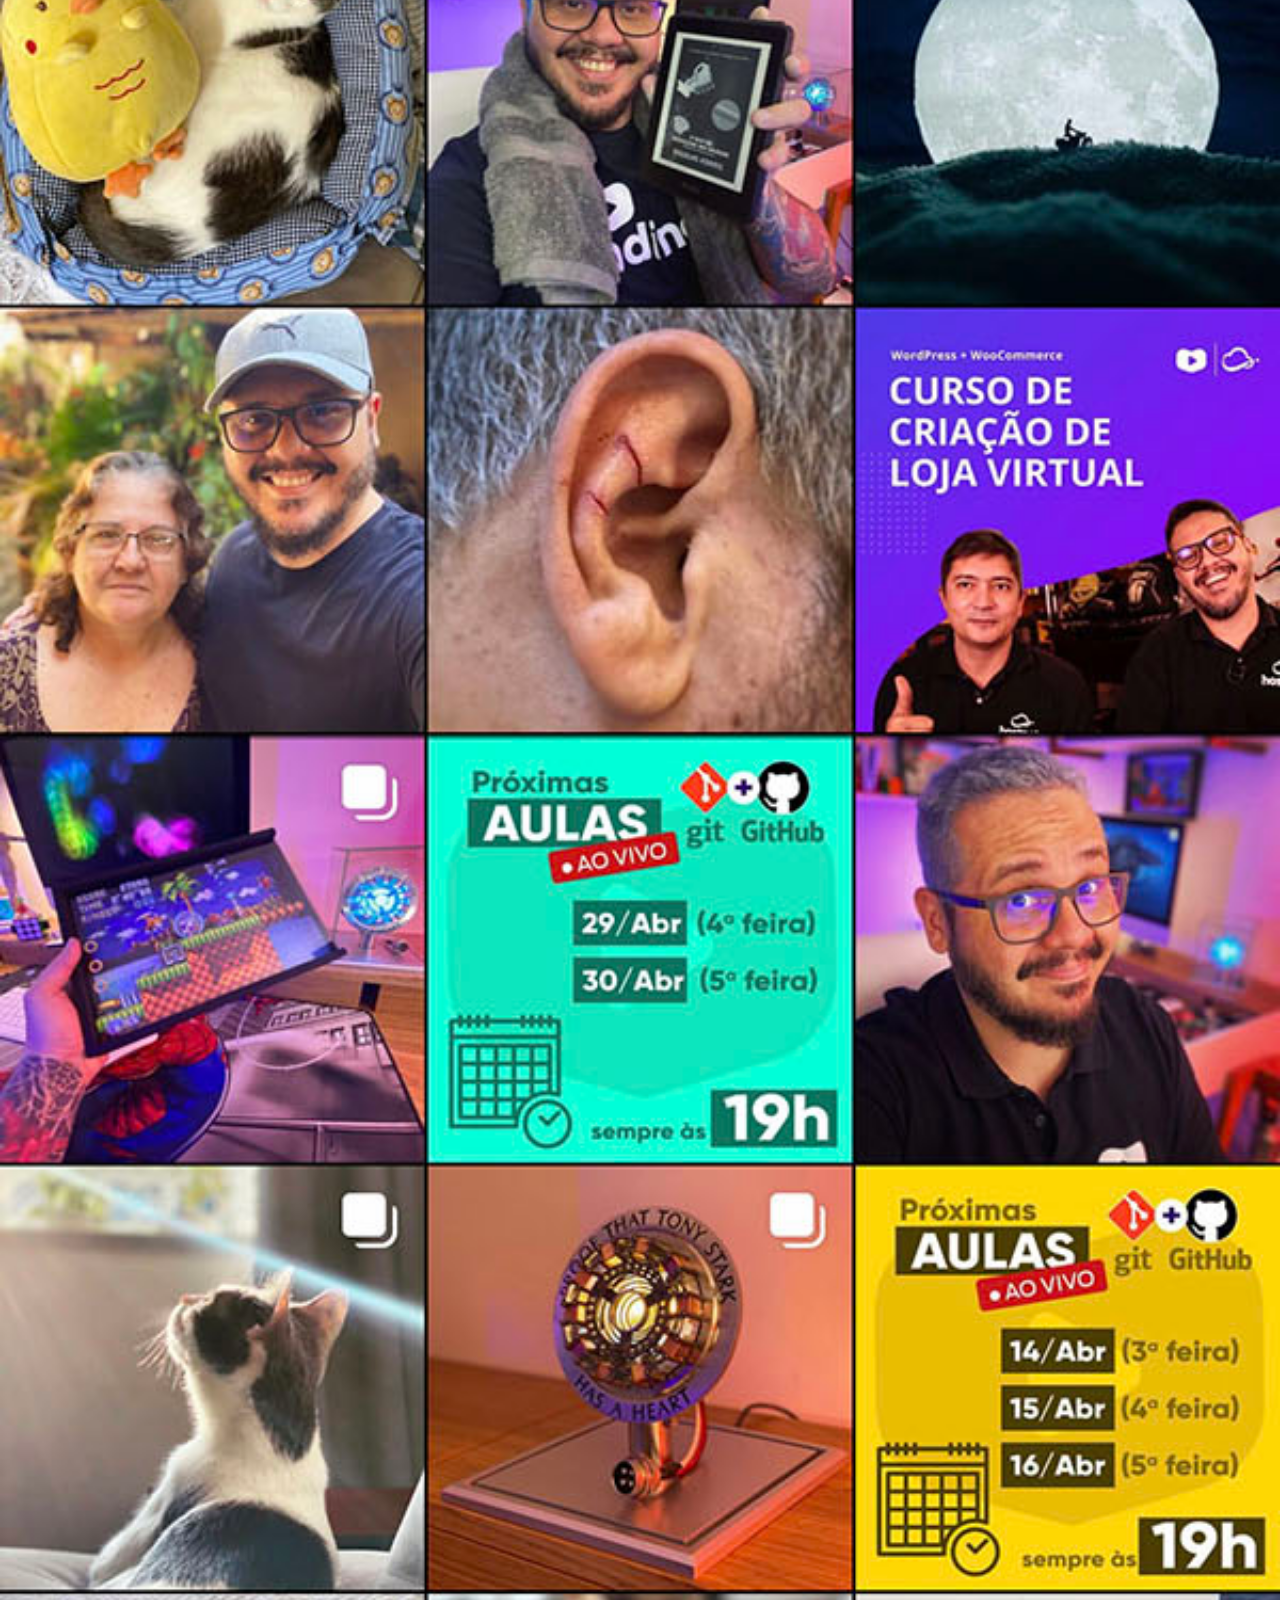
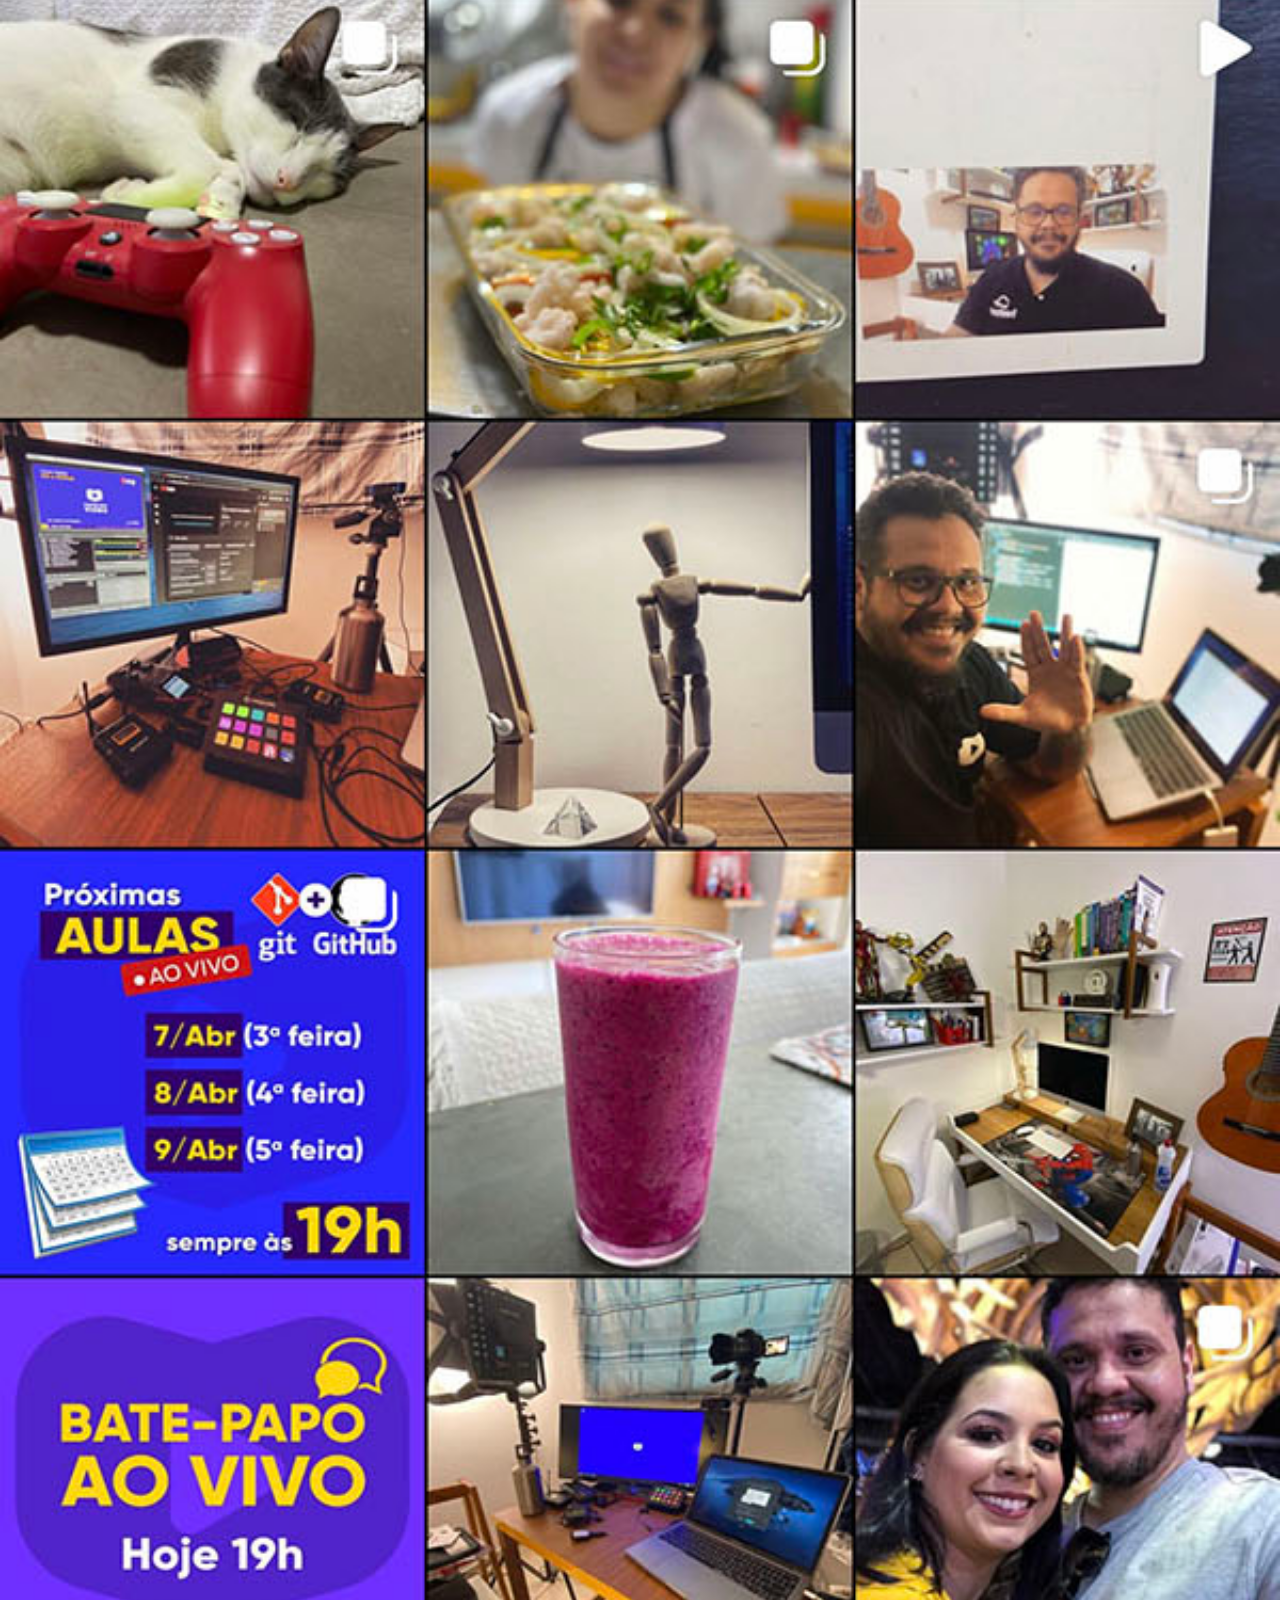
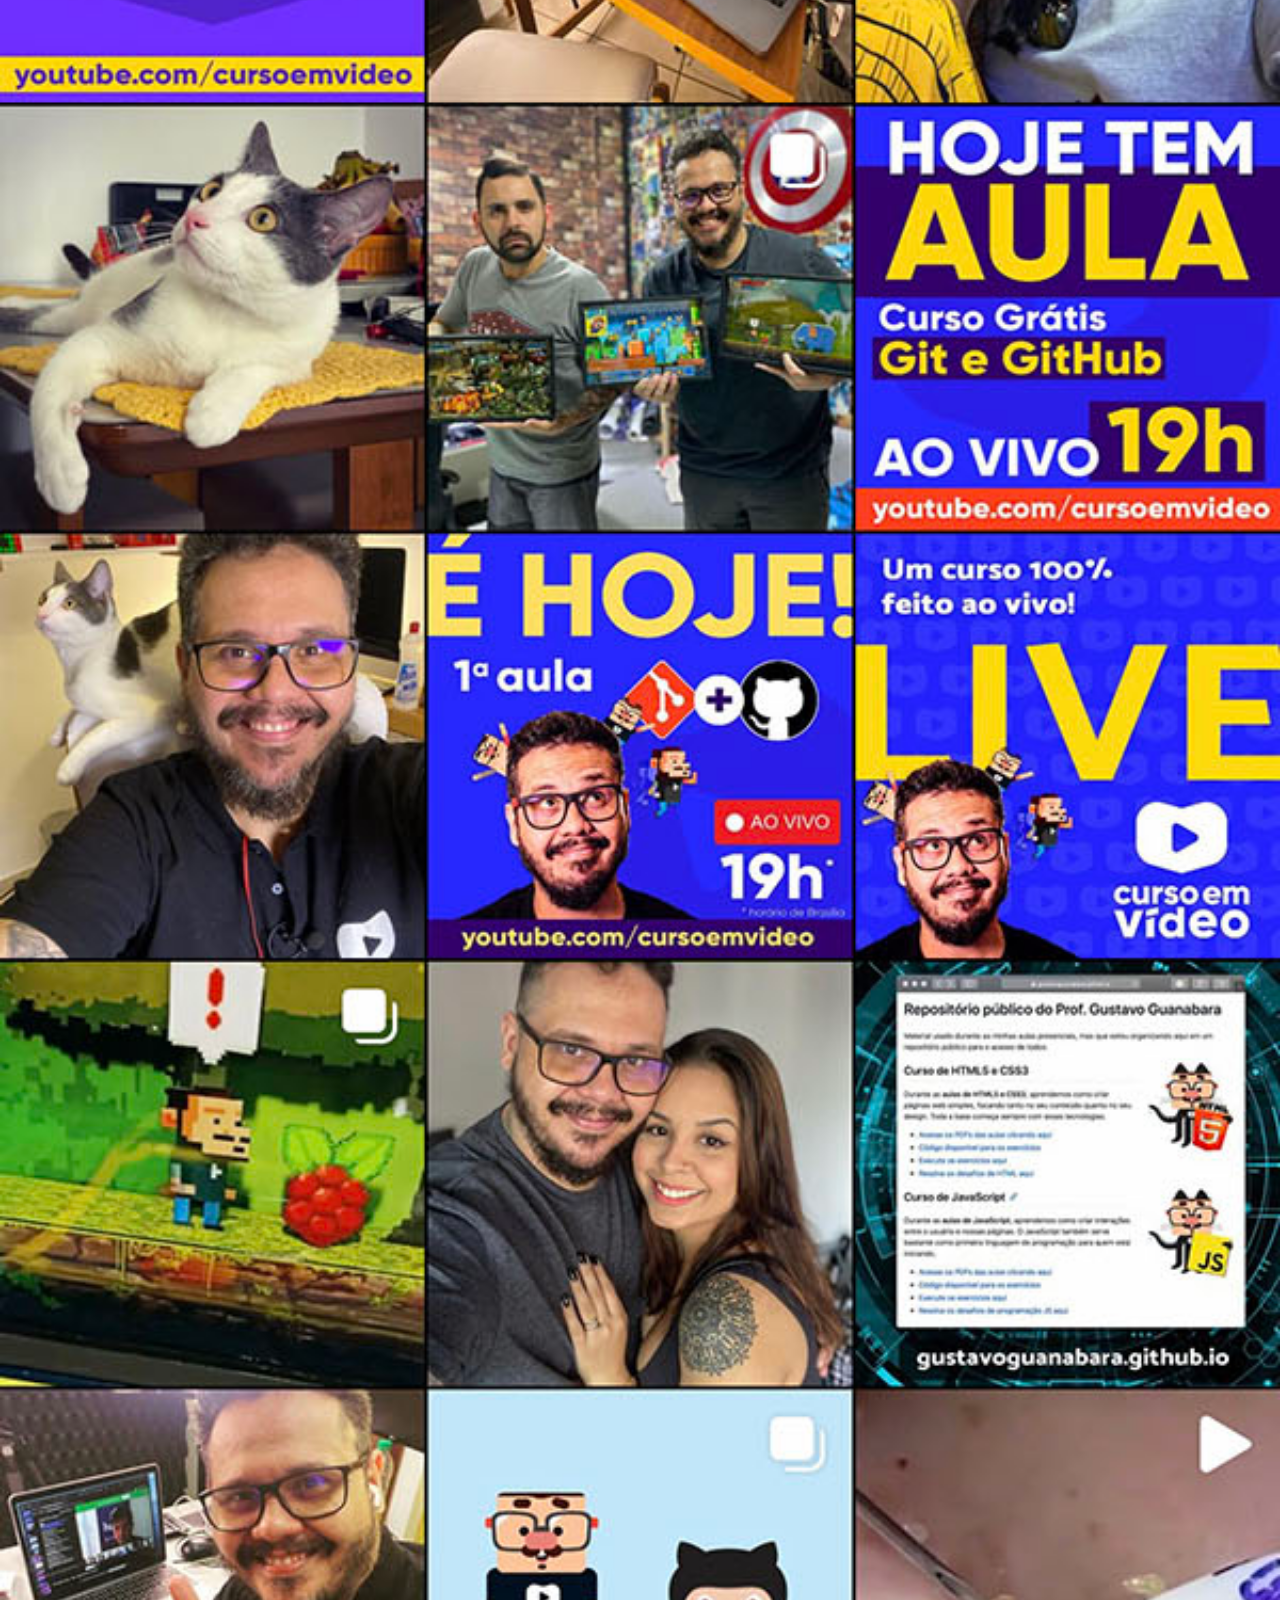
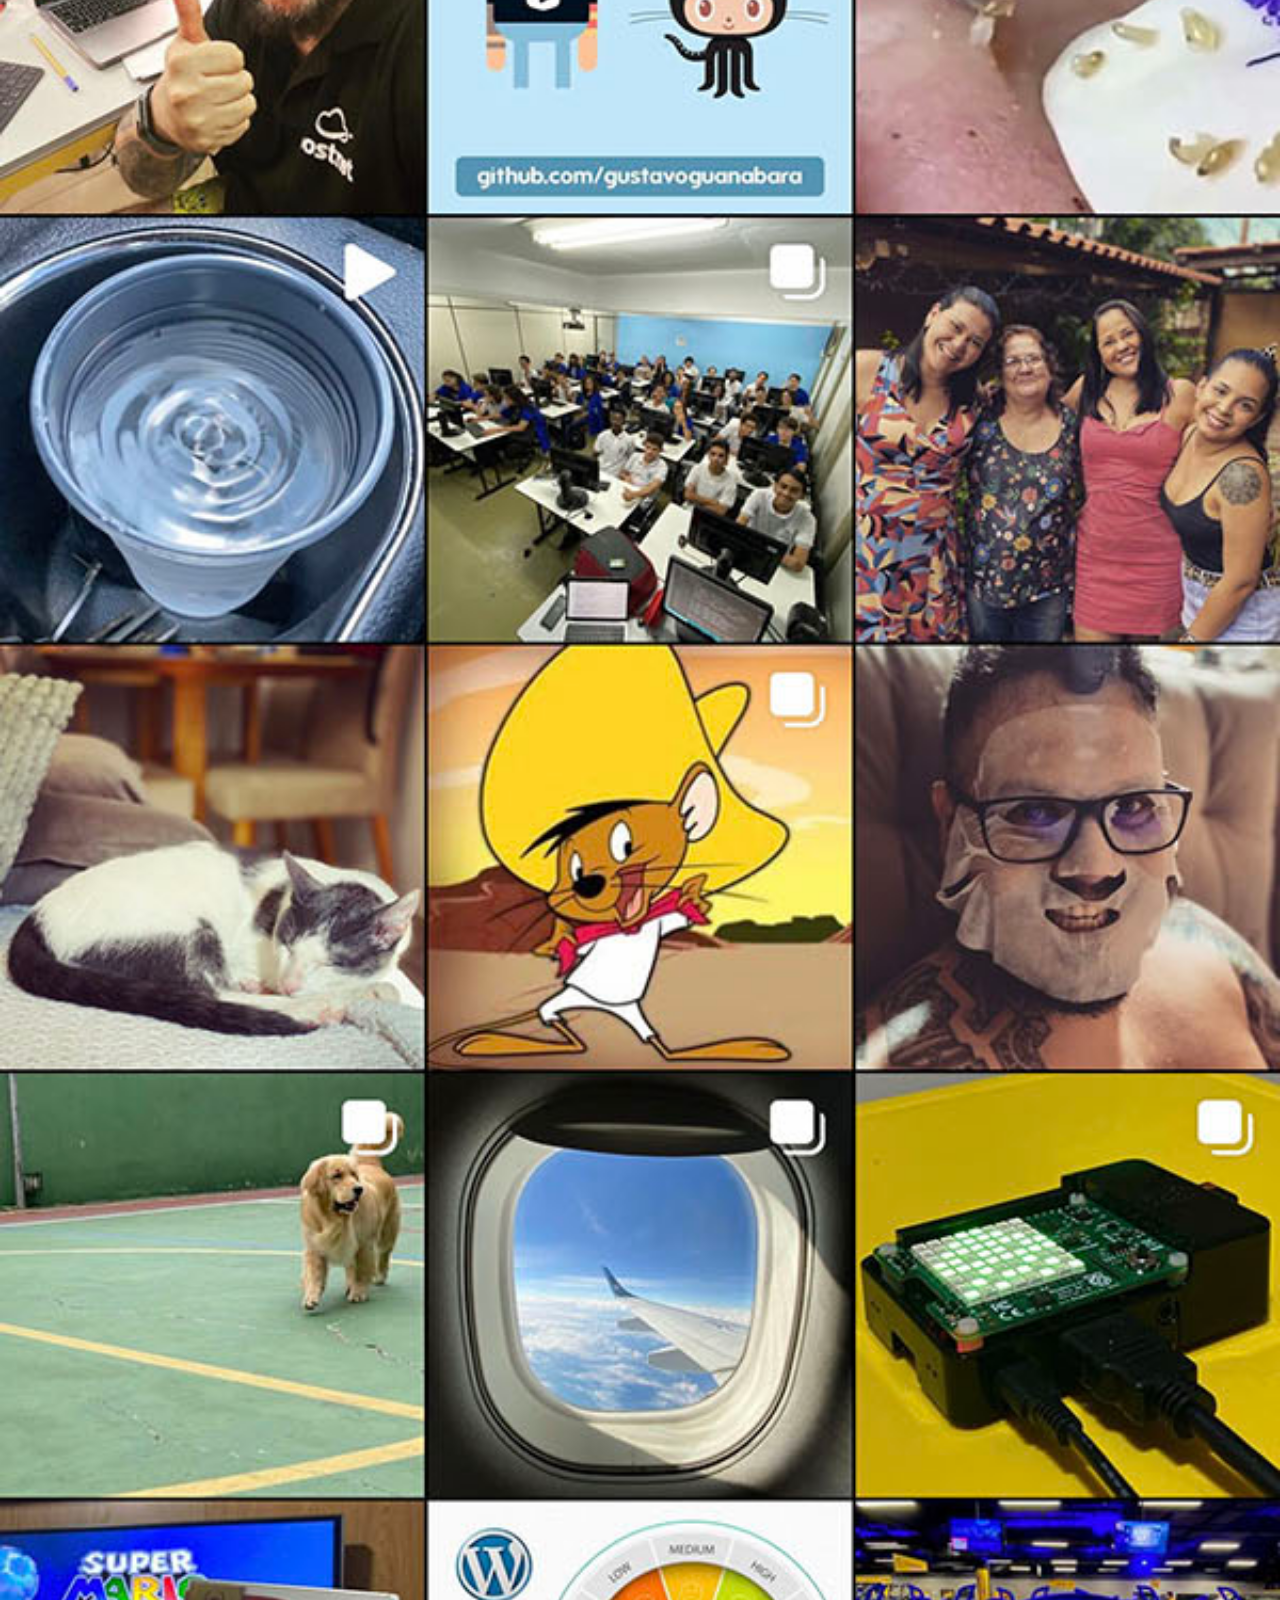
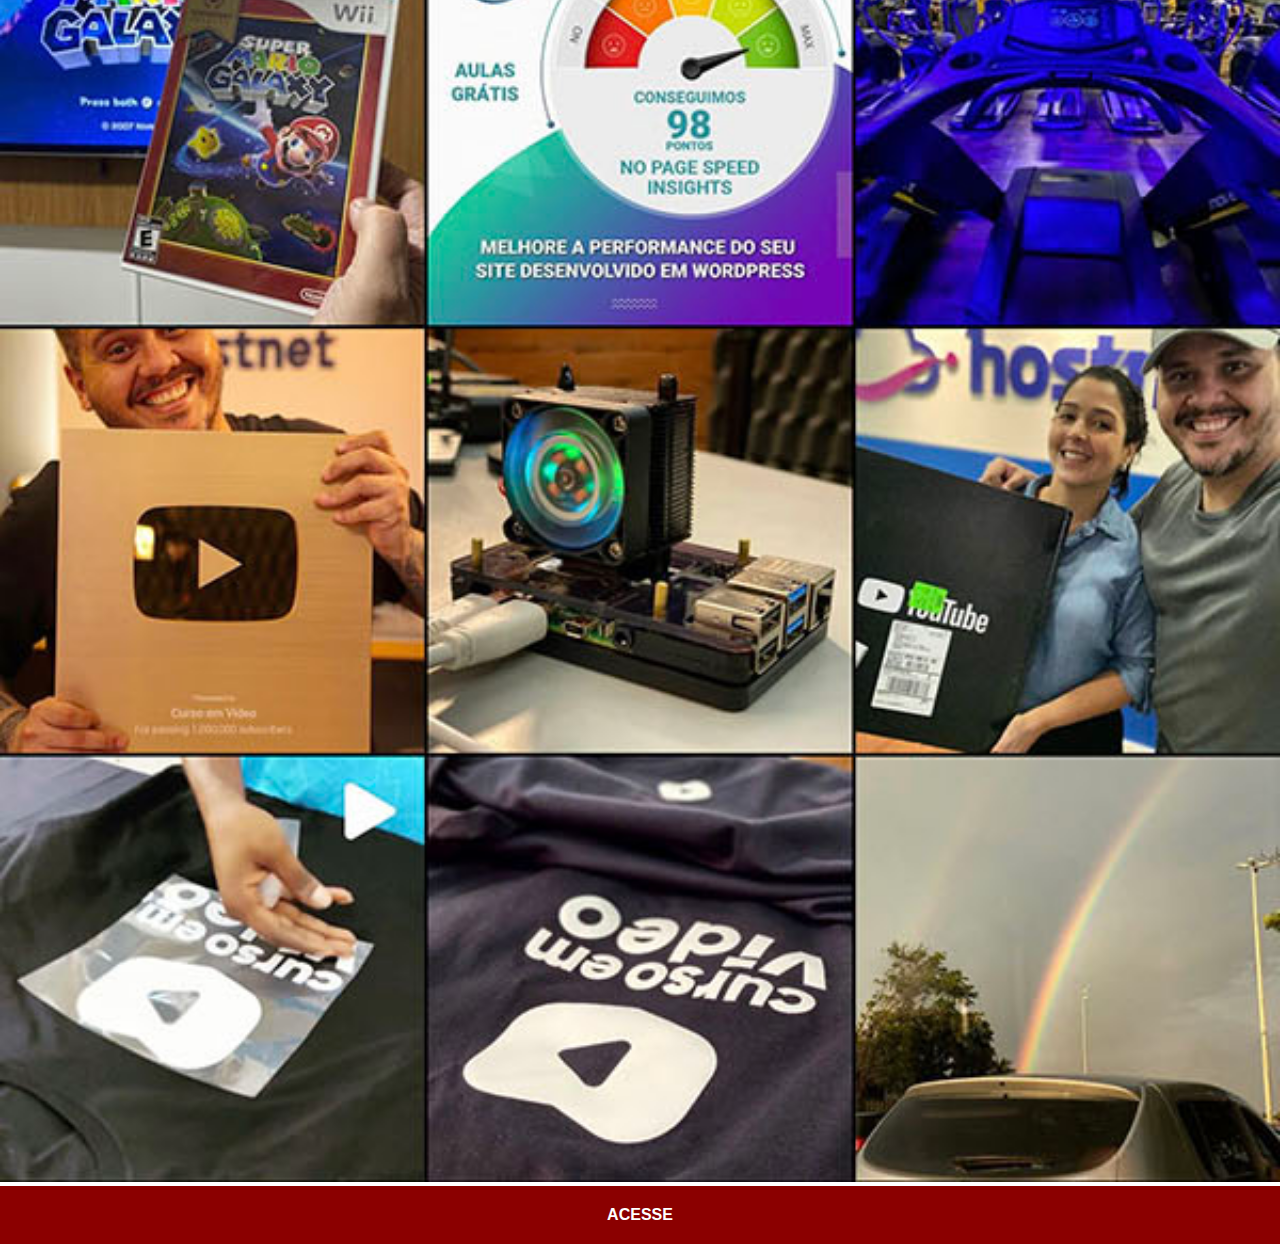
<file: instagram.html>
<!DOCTYPE html>
<html lang="pt-br">
<head>
    <meta charset="UTF-8">
    <meta http-equiv="X-UA-Compatible" content="IE=edge">
    <meta name="viewport" content="width=device-width, initial-scale=1.0">
    <link rel="stylesheet" href="estilos/social.css">
    <title>Instagram</title>
</head>
<body>
    <img src="imagens/tela-instagram.jpg" alt="instagram">
    <a href="https://www.instagram.com/gustavoguanabara/" target="_blank">ACESSE</a>
</body>
</html>
</file>
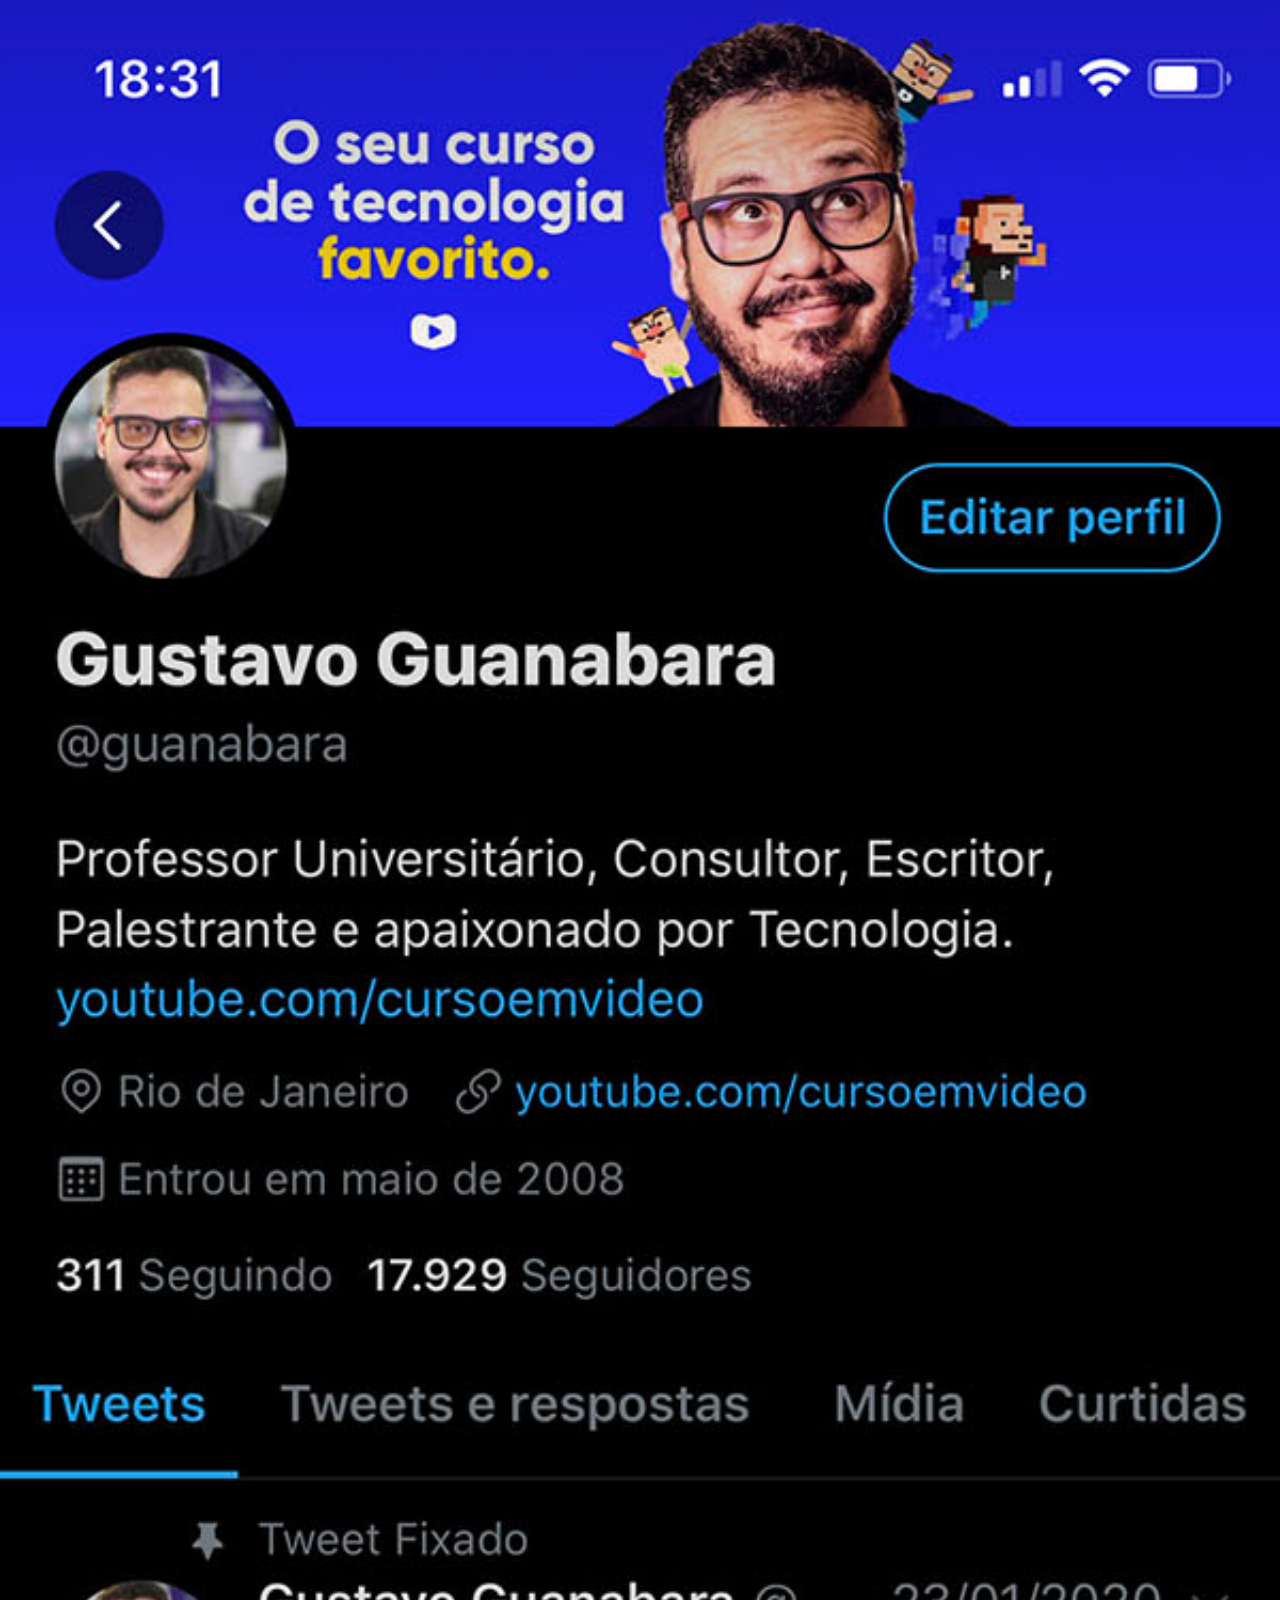
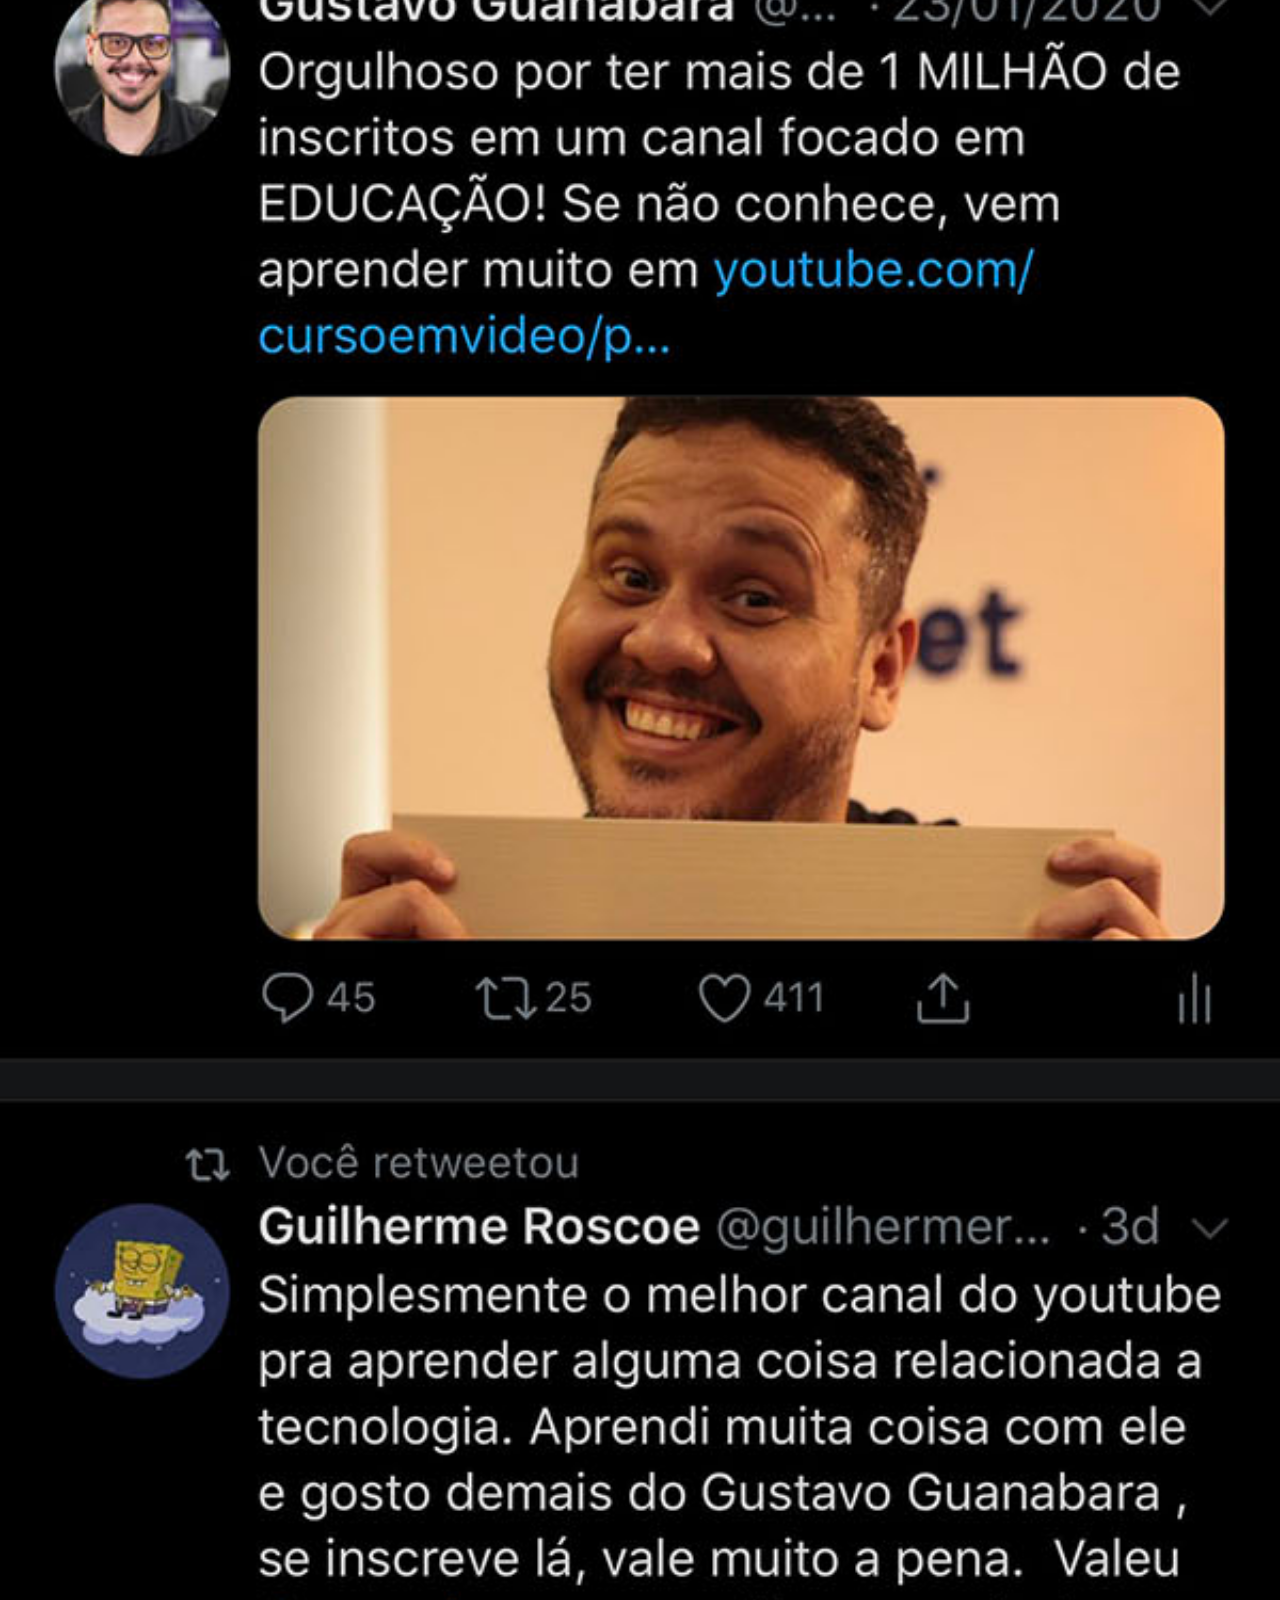
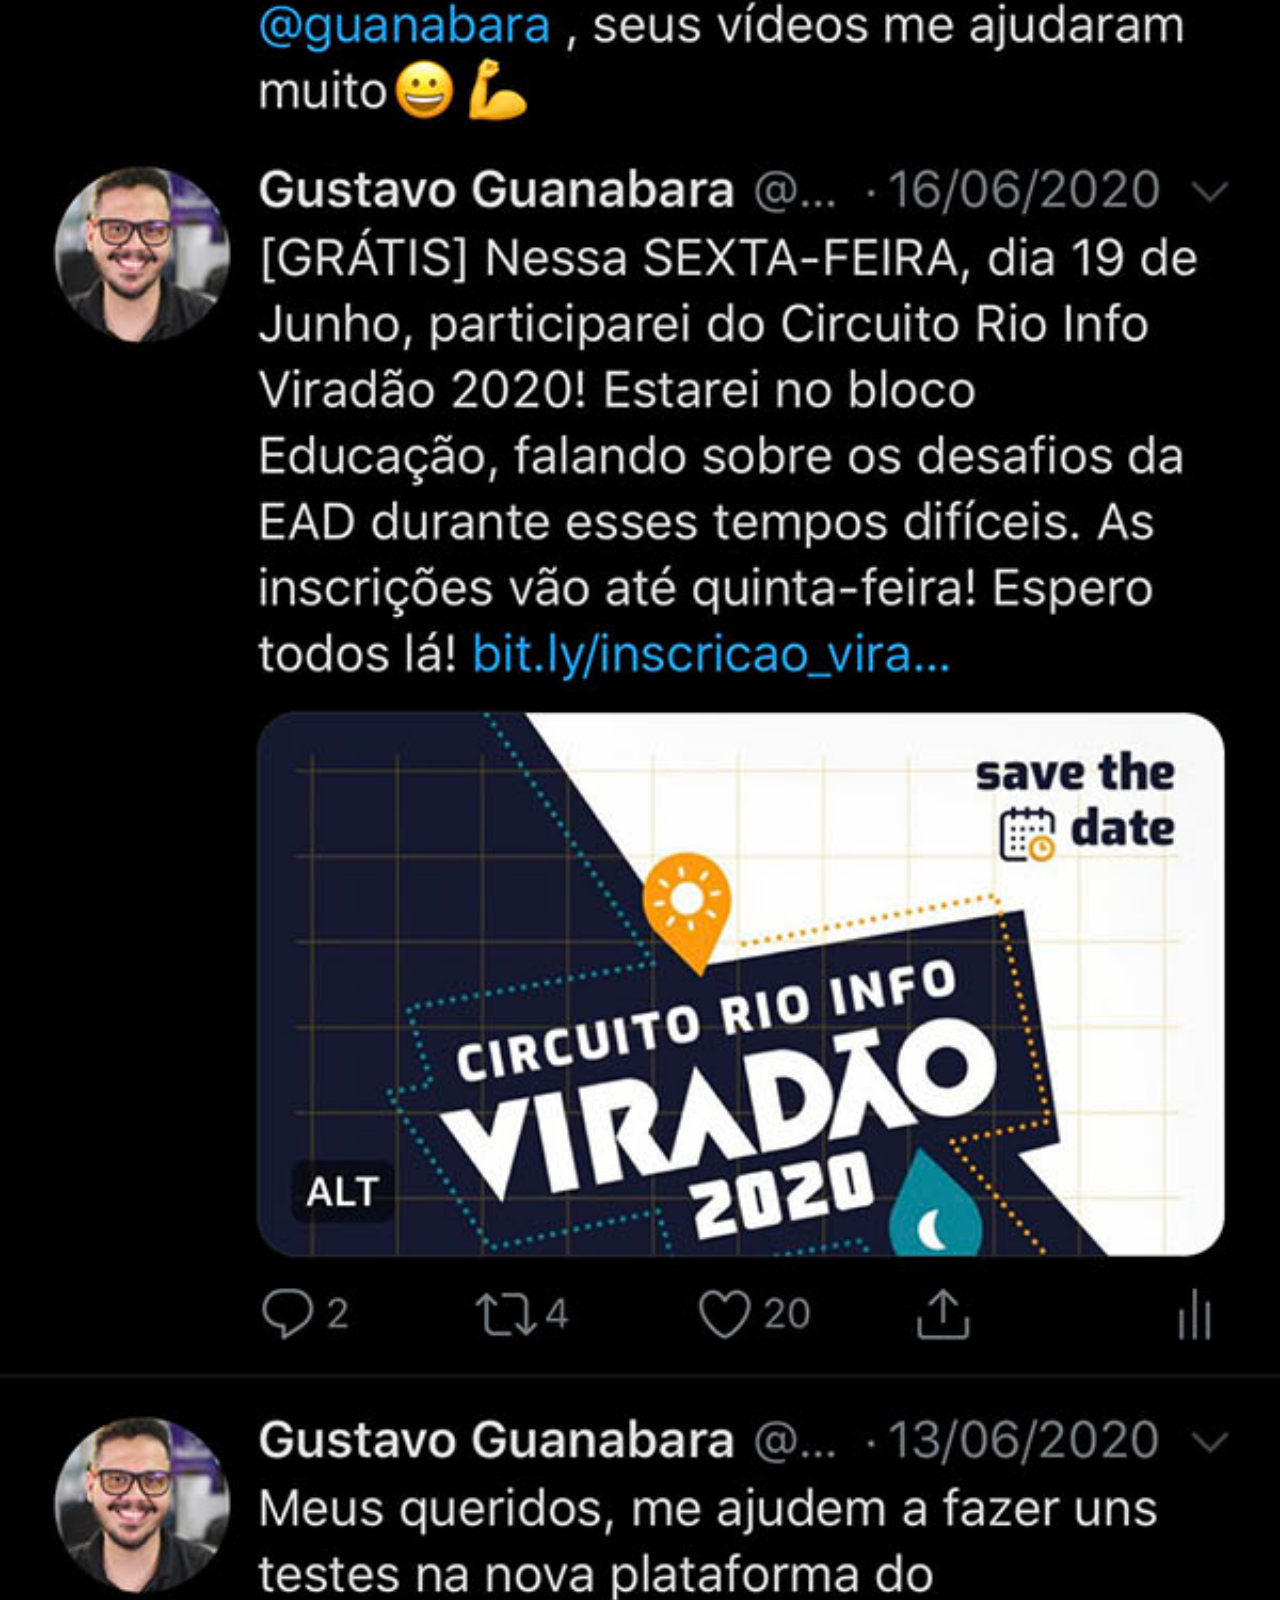
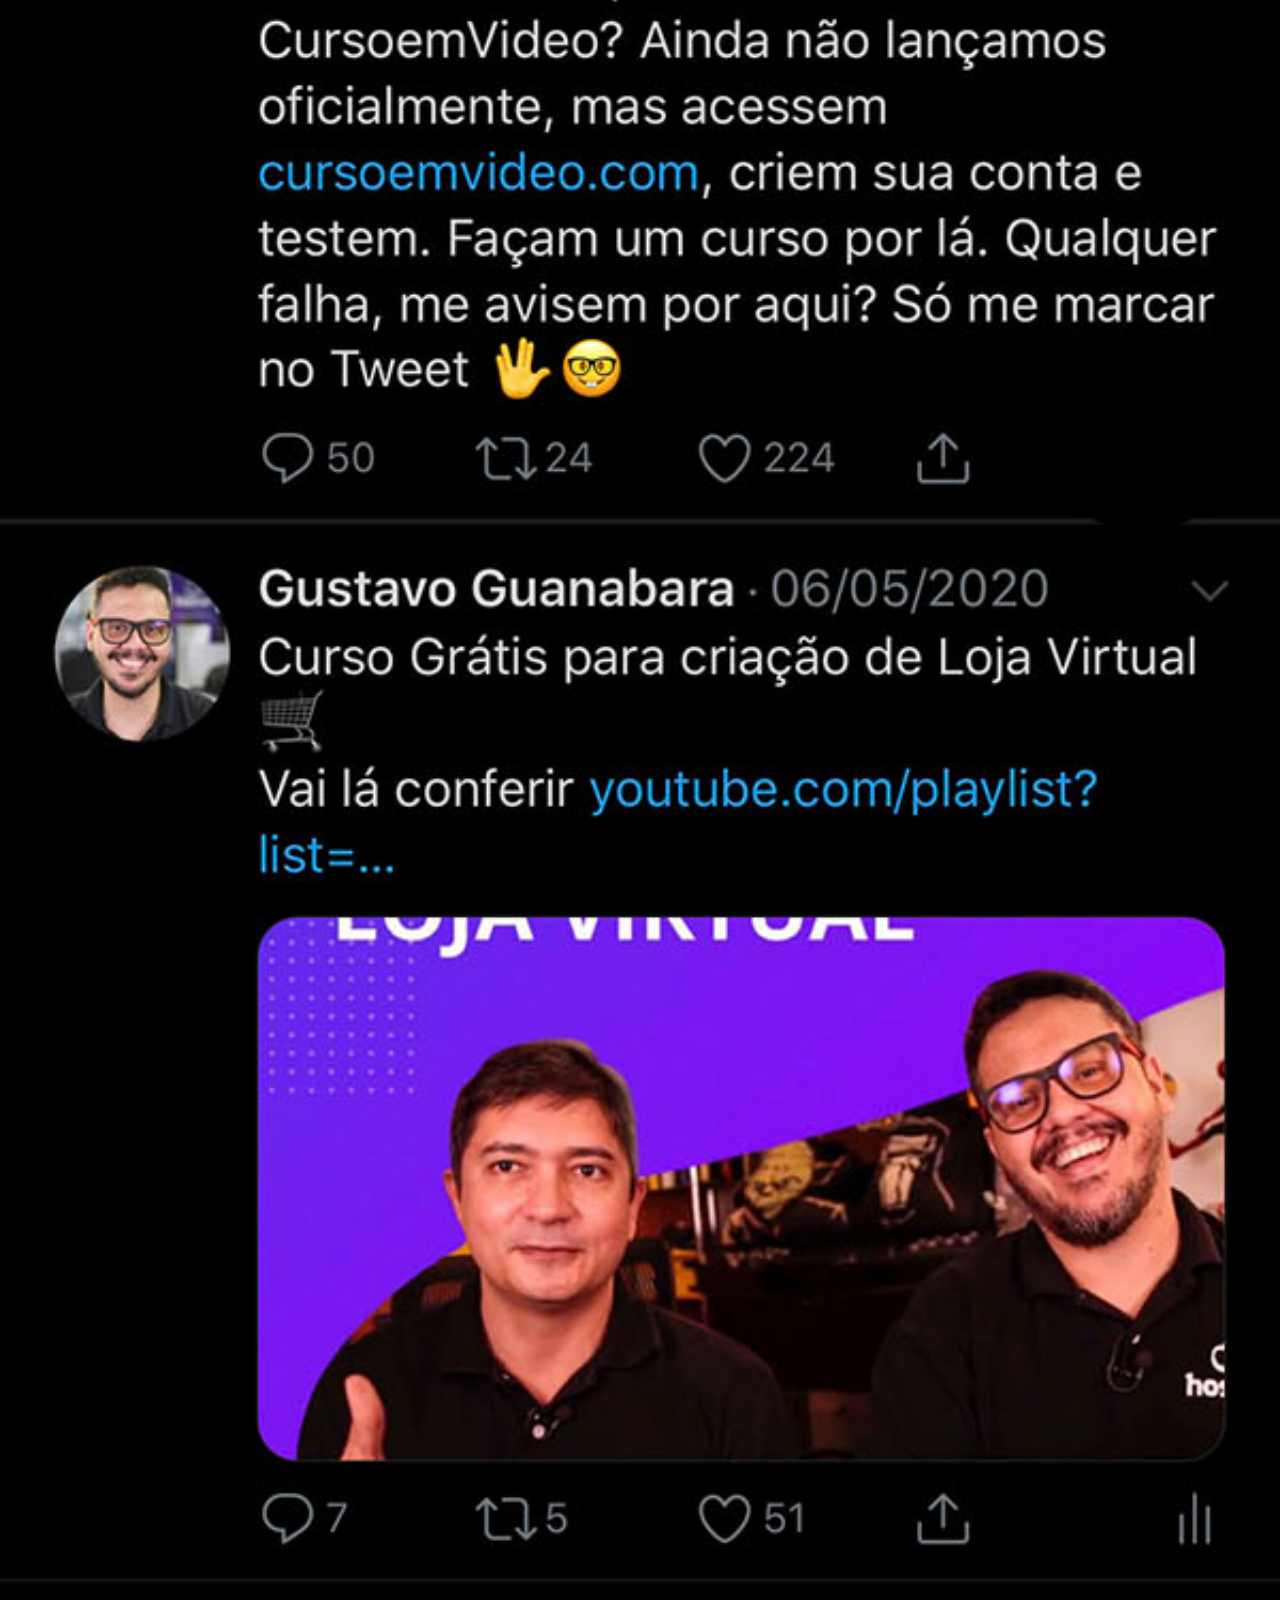
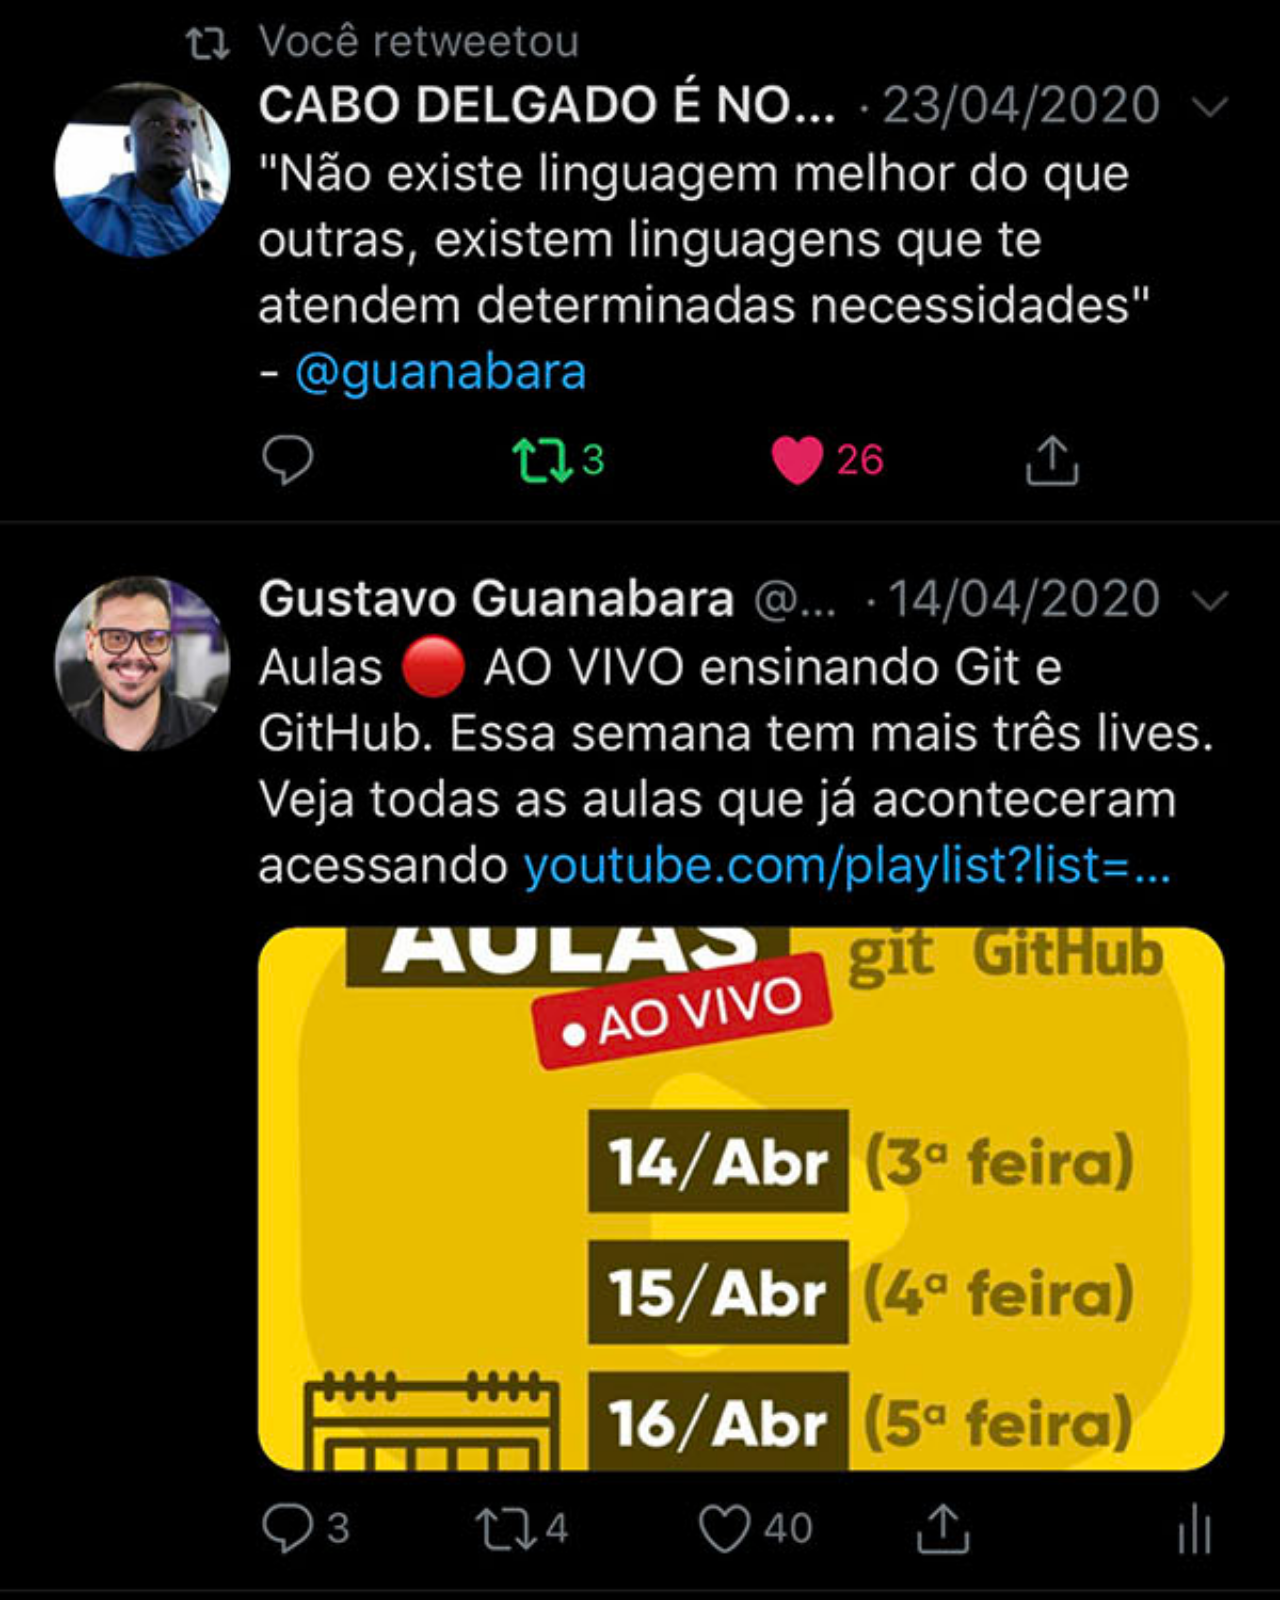
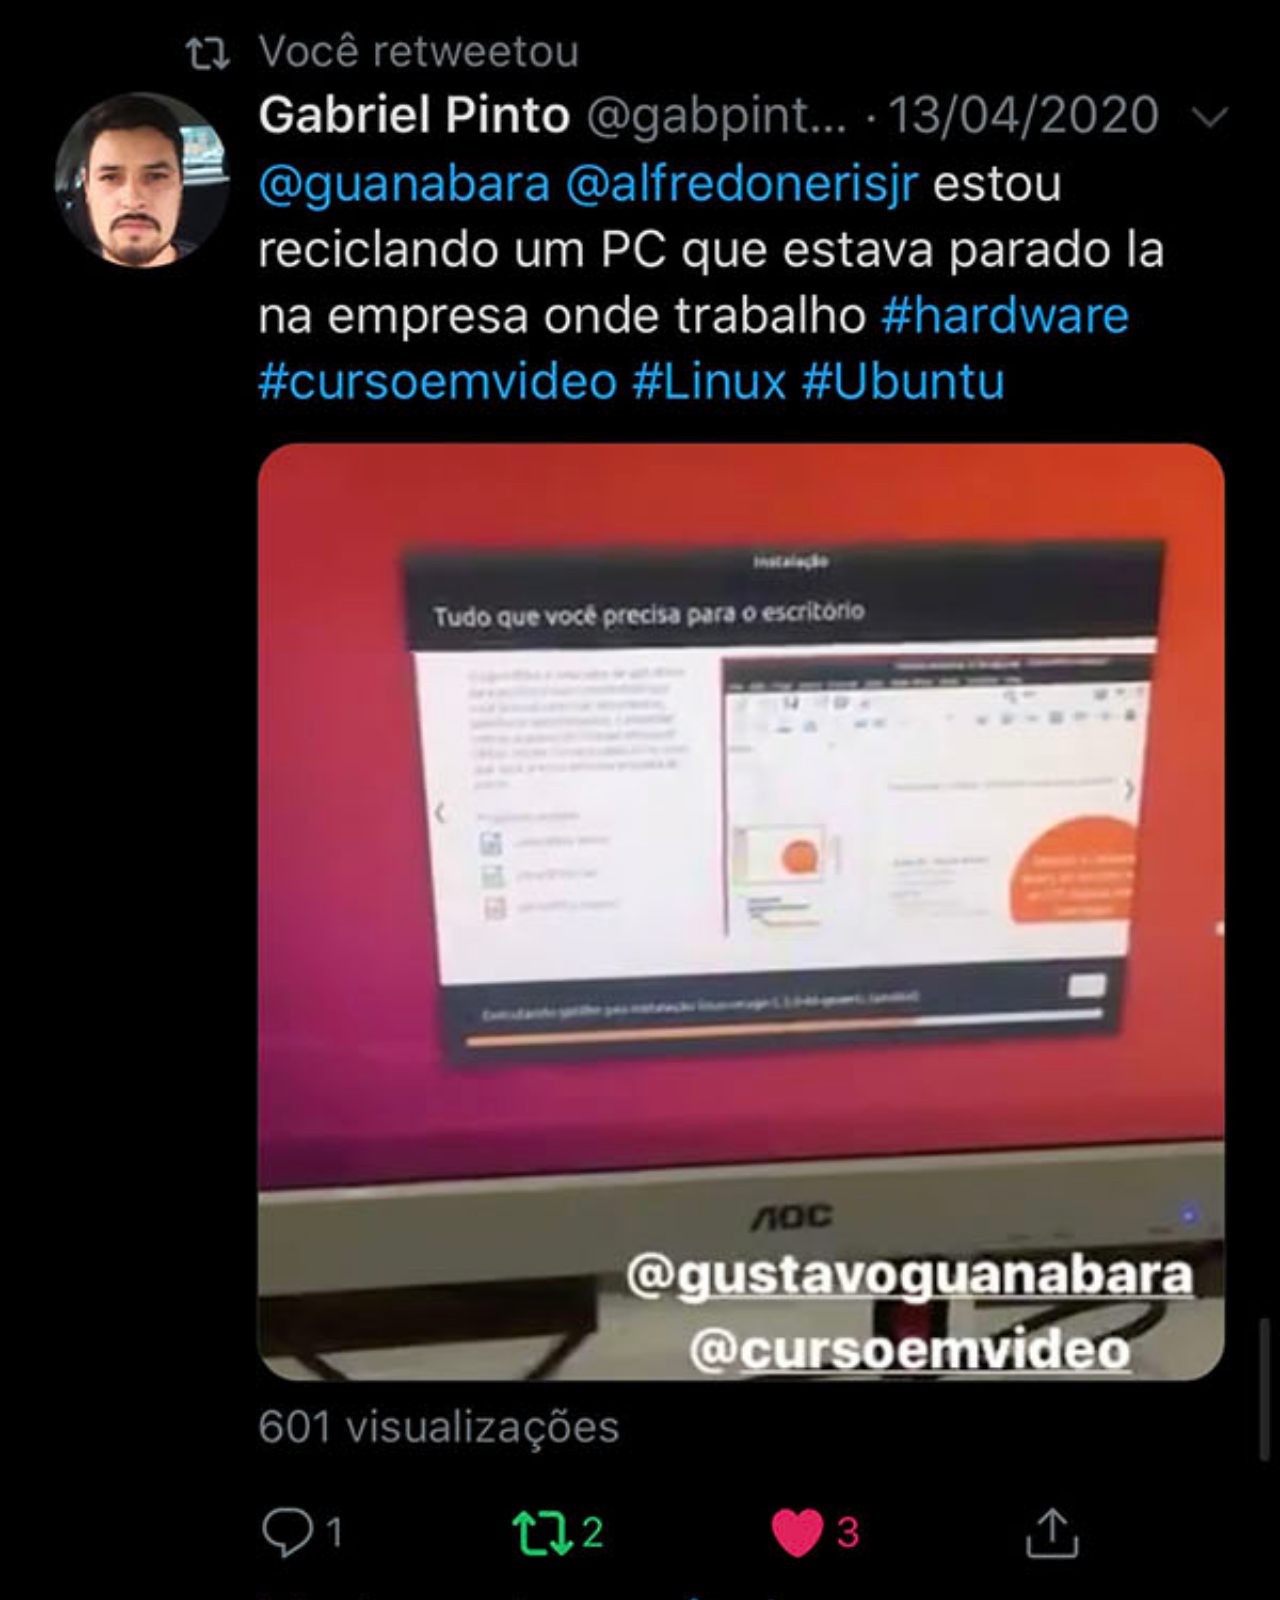
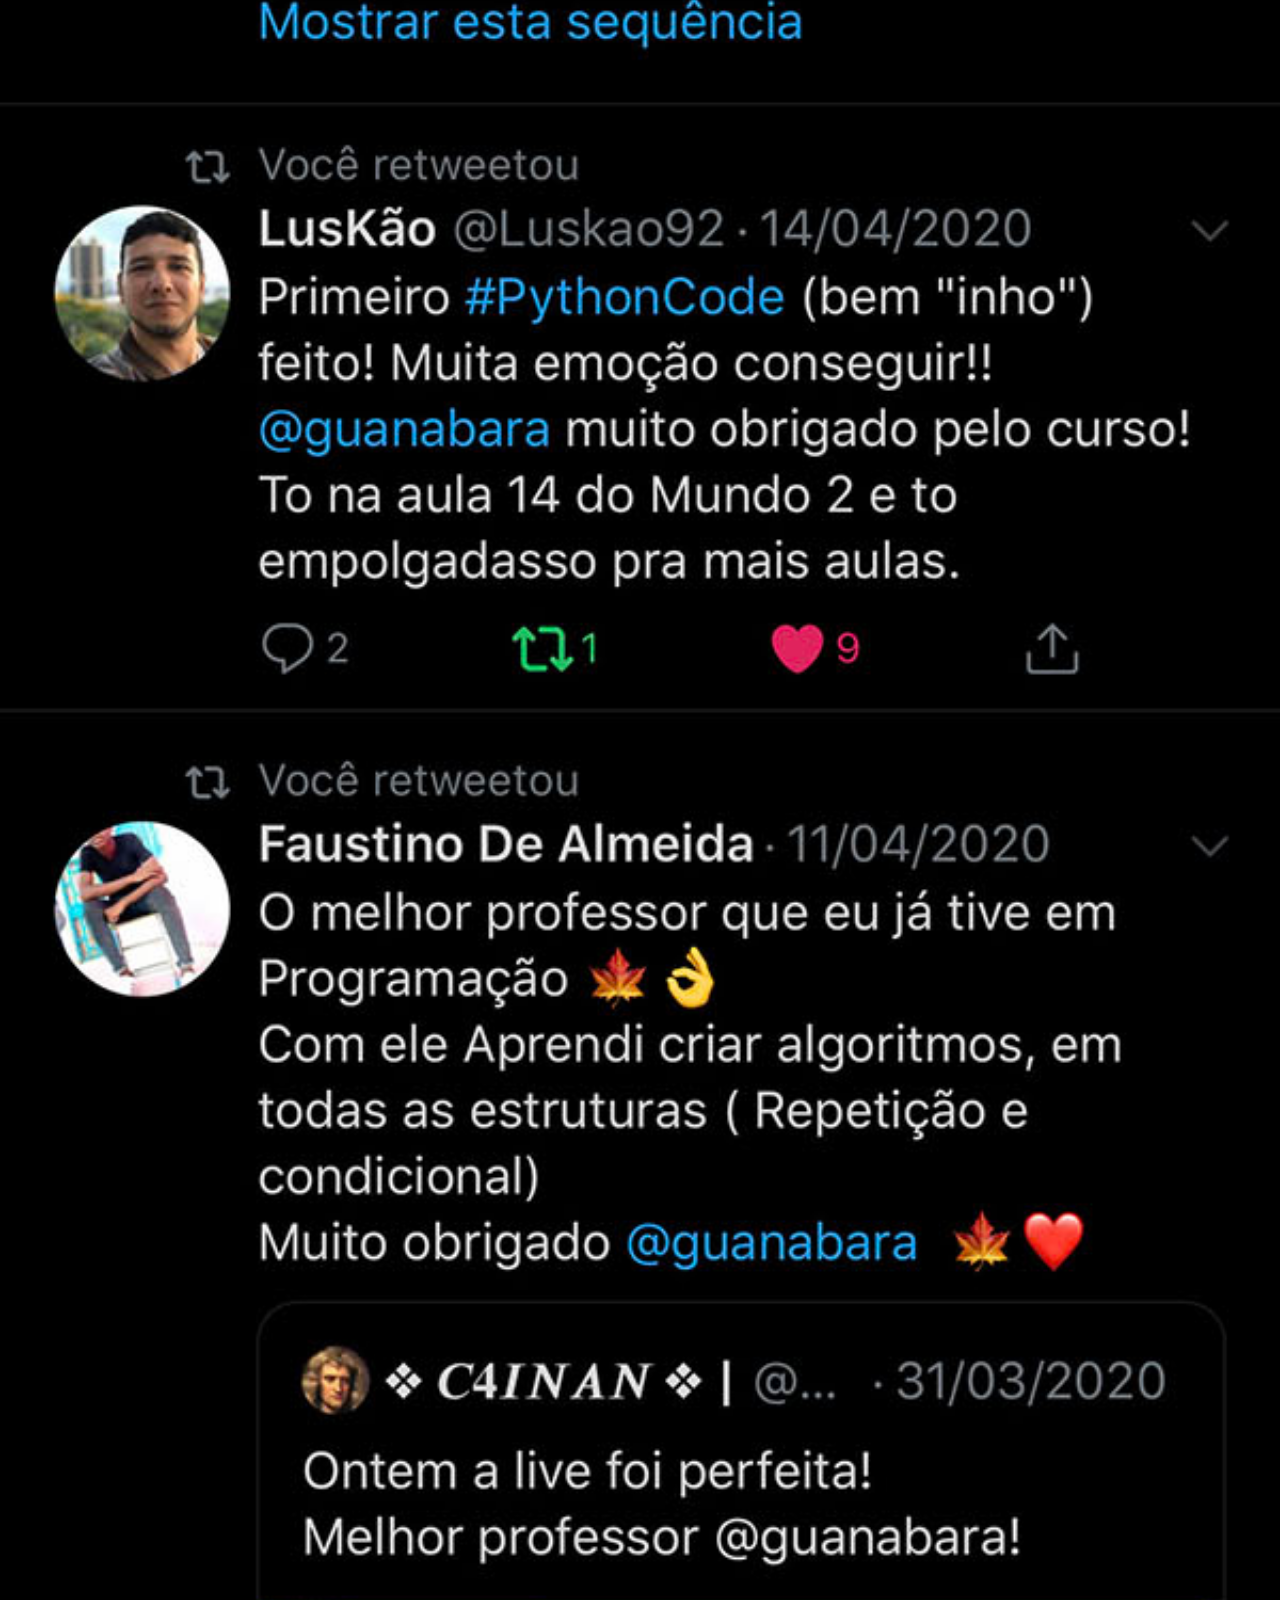
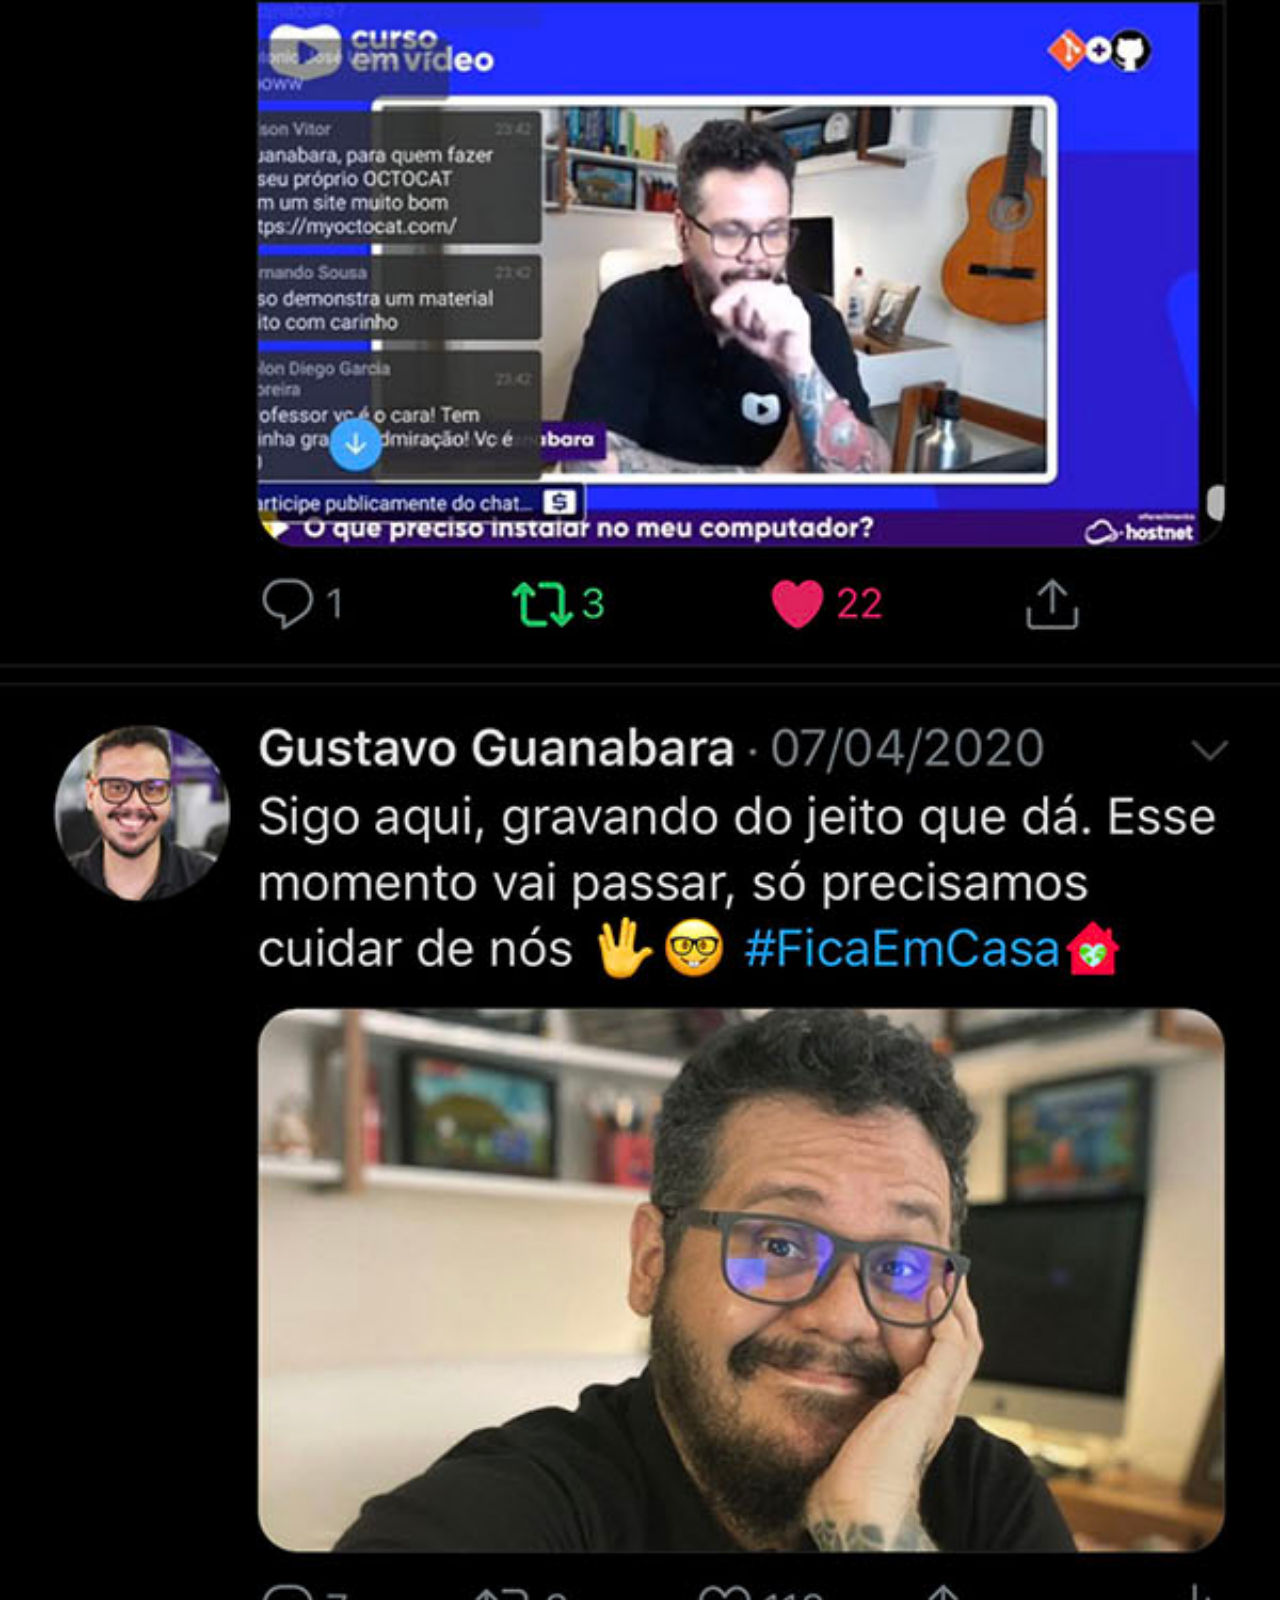
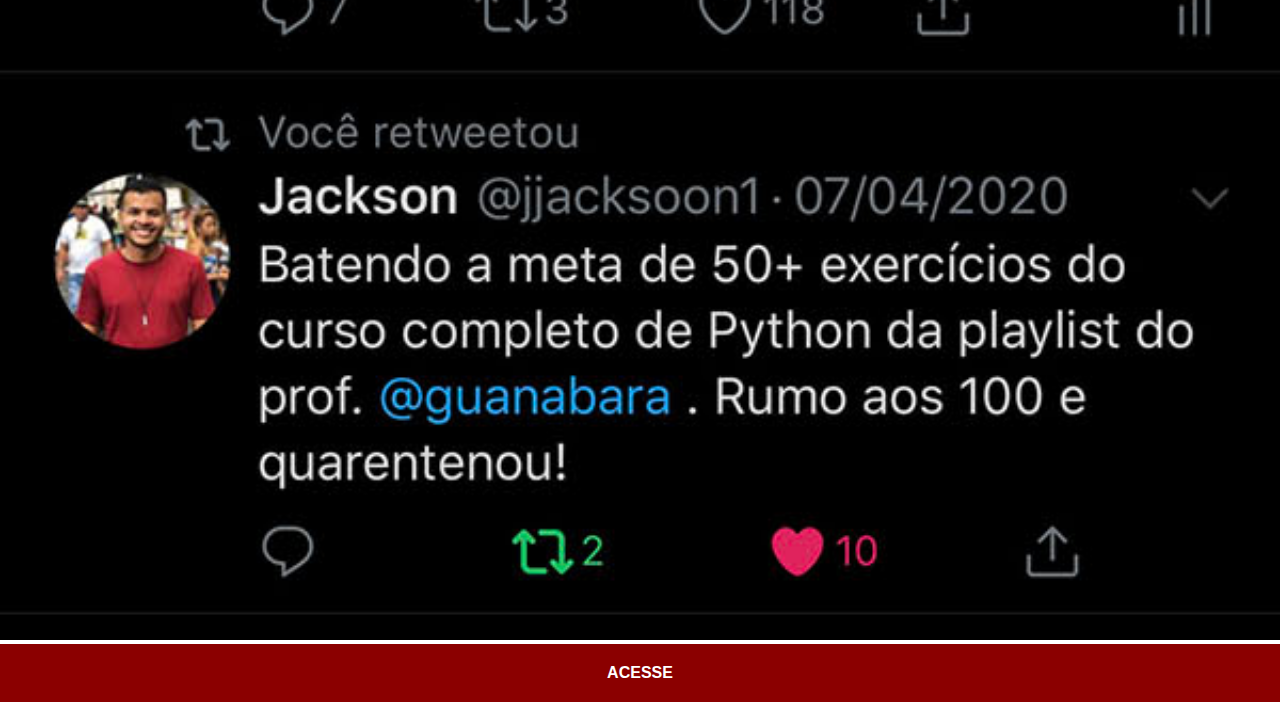
<file: twitter.html>
<!DOCTYPE html>
<html lang="pt-br">
<head>
    <meta charset="UTF-8">
    <meta http-equiv="X-UA-Compatible" content="IE=edge">
    <meta name="viewport" content="width=device-width, initial-scale=1.0">
    <link rel="stylesheet" href="estilos/social.css">
    <title>Twitter</title>
</head>
<body>
    <img src="imagens/tela-twitter.jpg" alt="twitter">
    <a href="https://twitter.com/guanabara?ref_src=twsrc%5Egoogle%7Ctwcamp%5Eserp%7Ctwgr%5Eauthor" target="_blank">ACESSE</a>
</body>
</html>
</file>
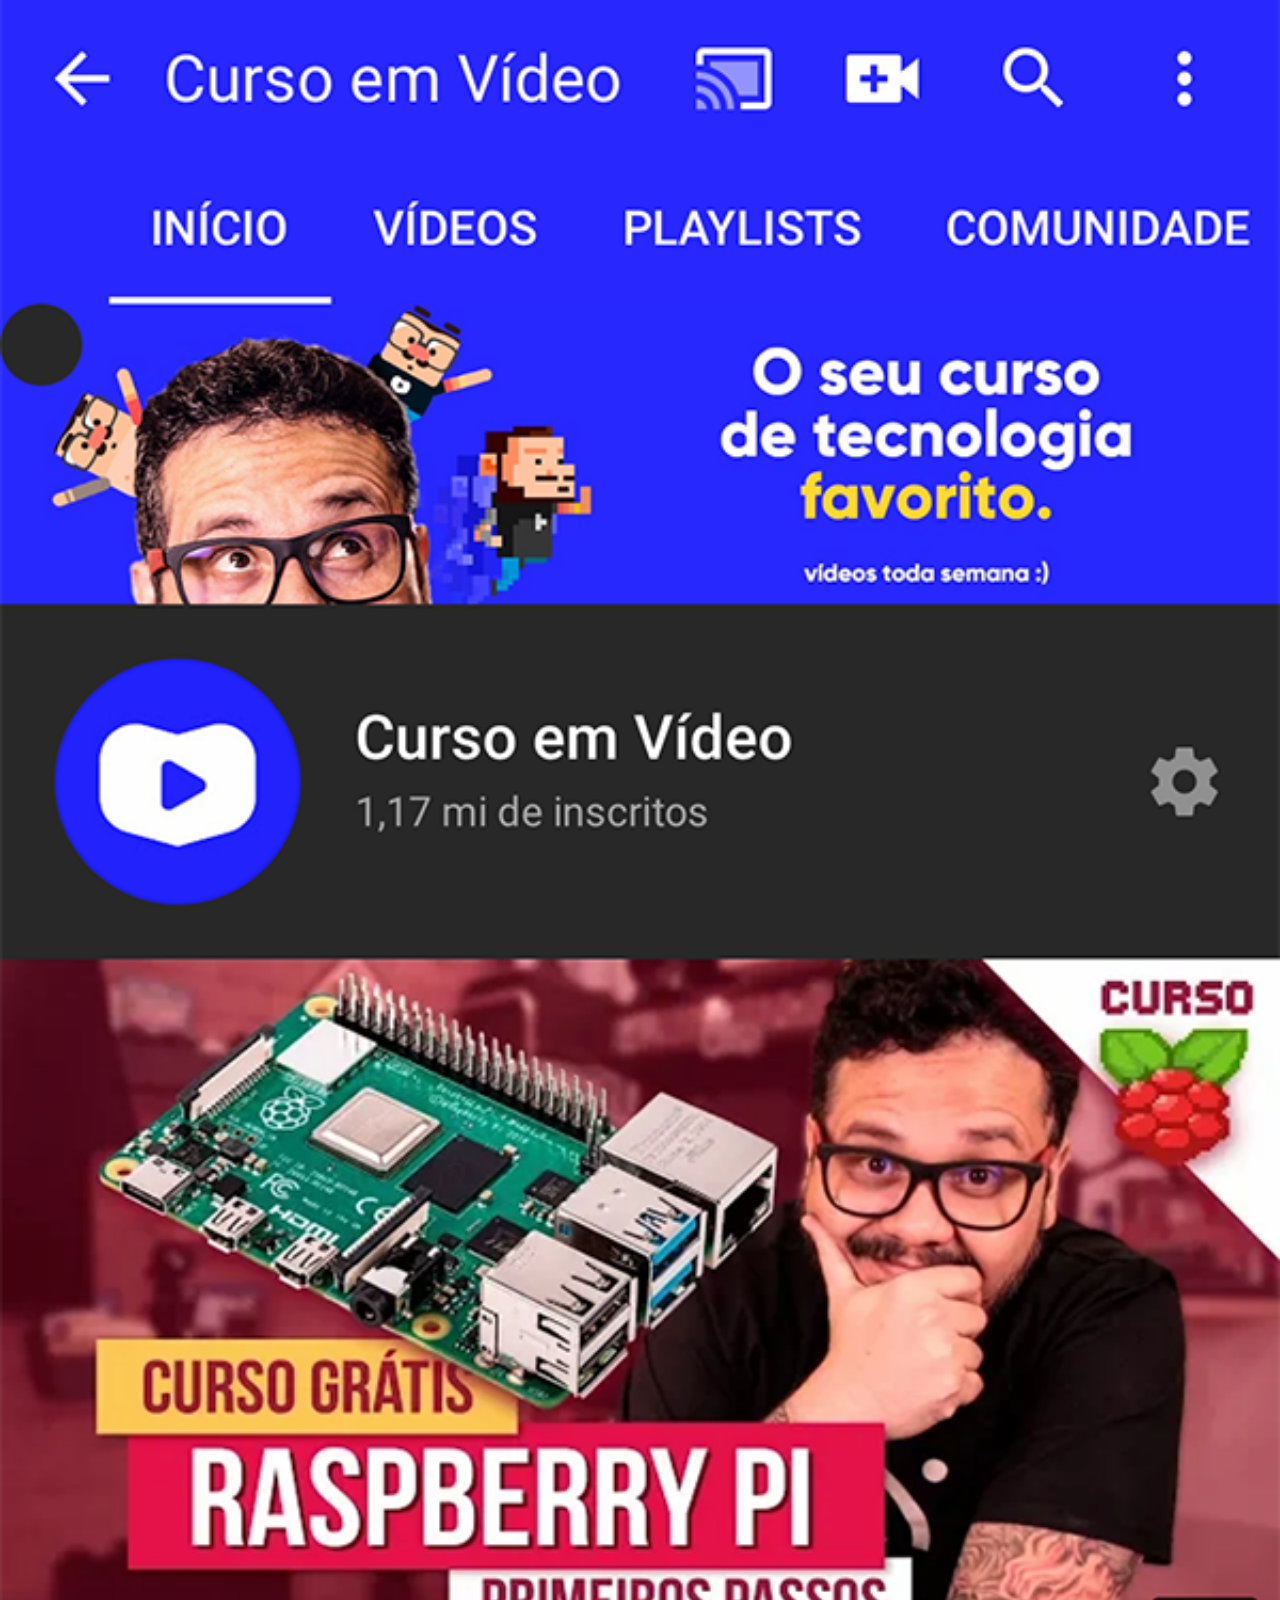
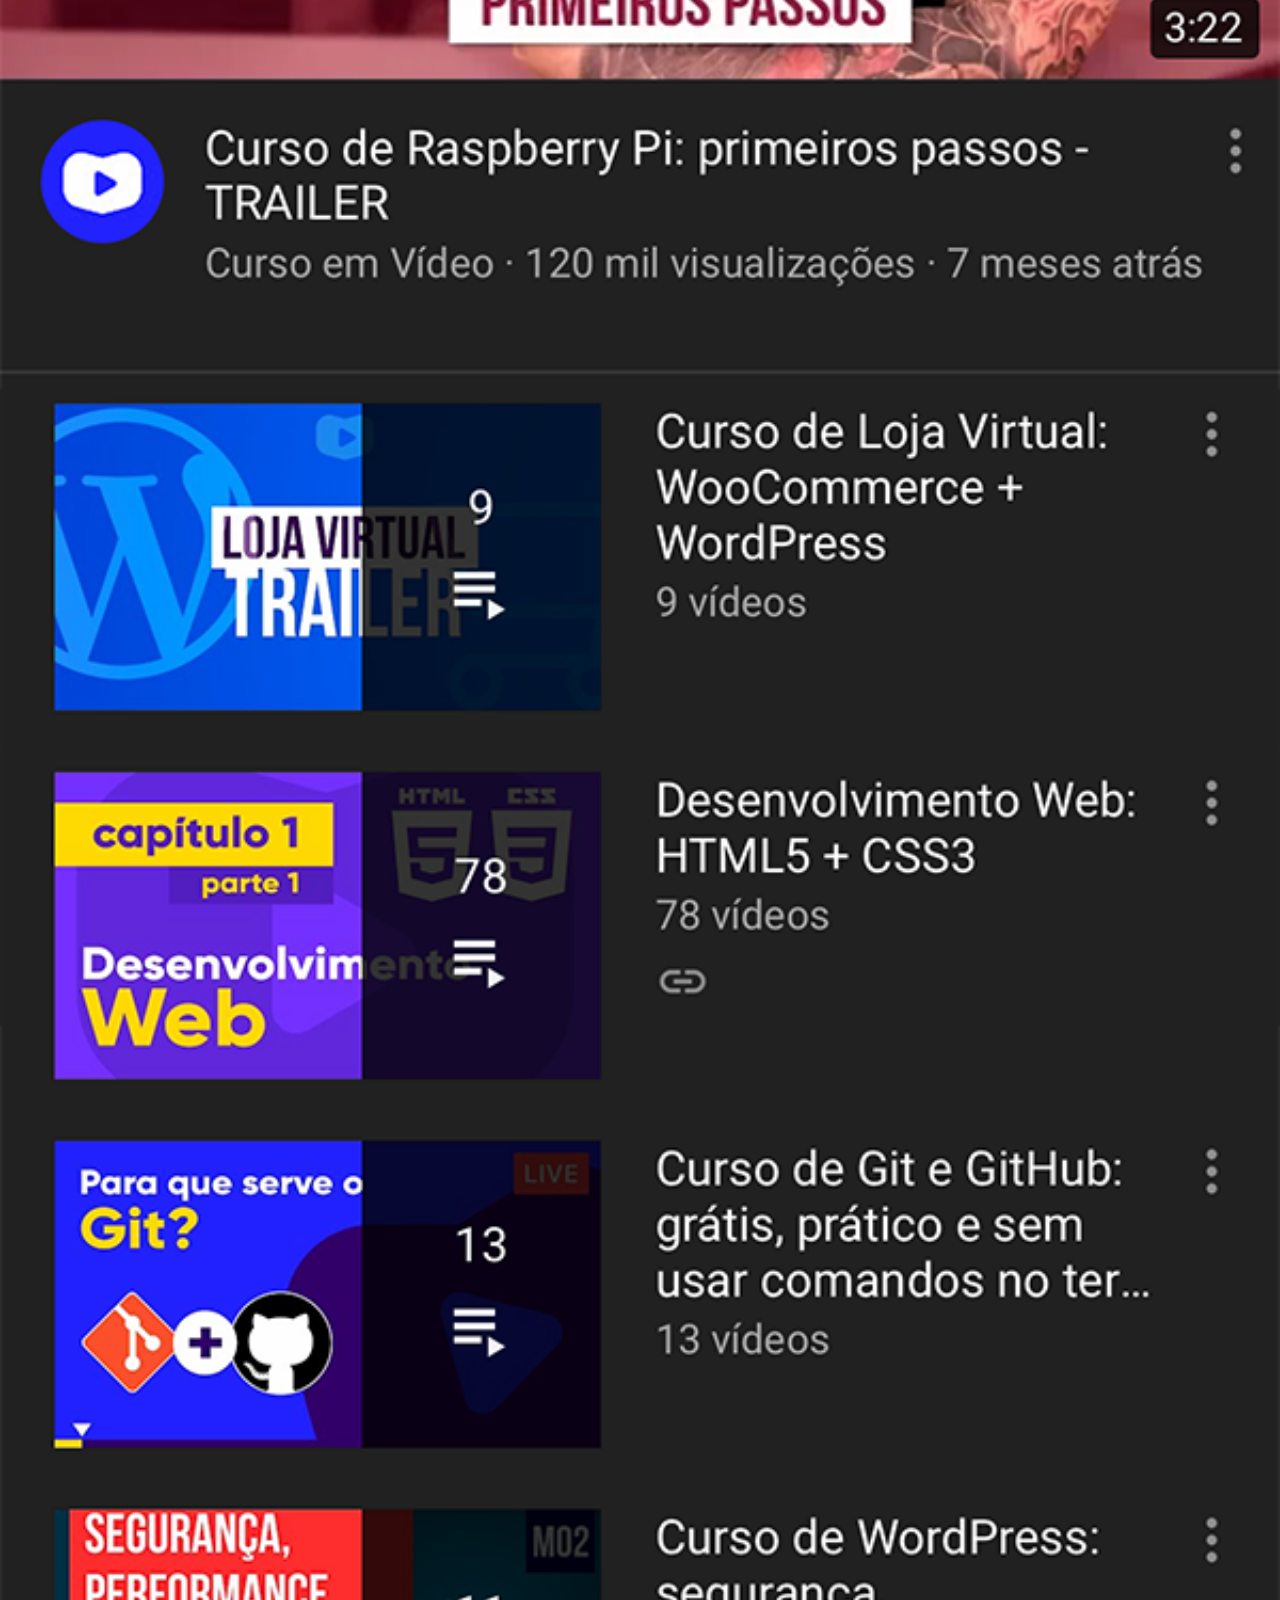
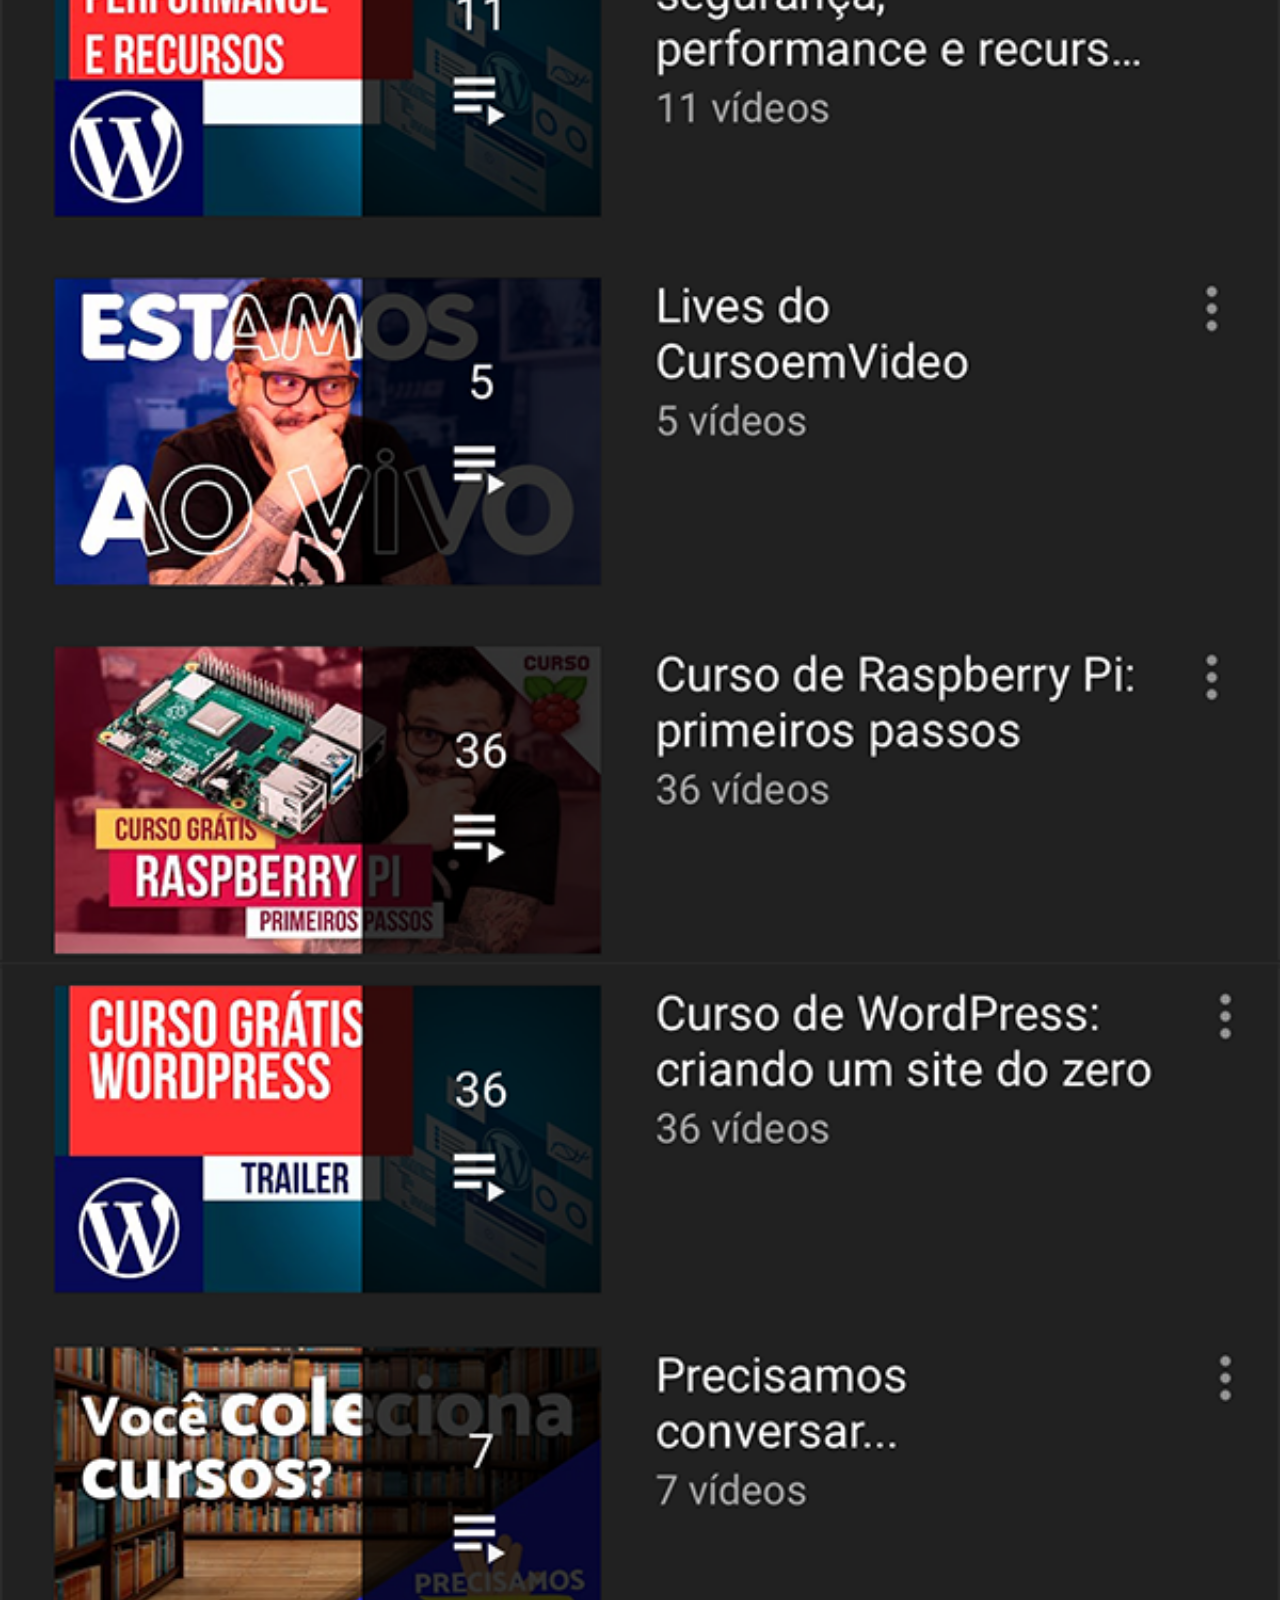
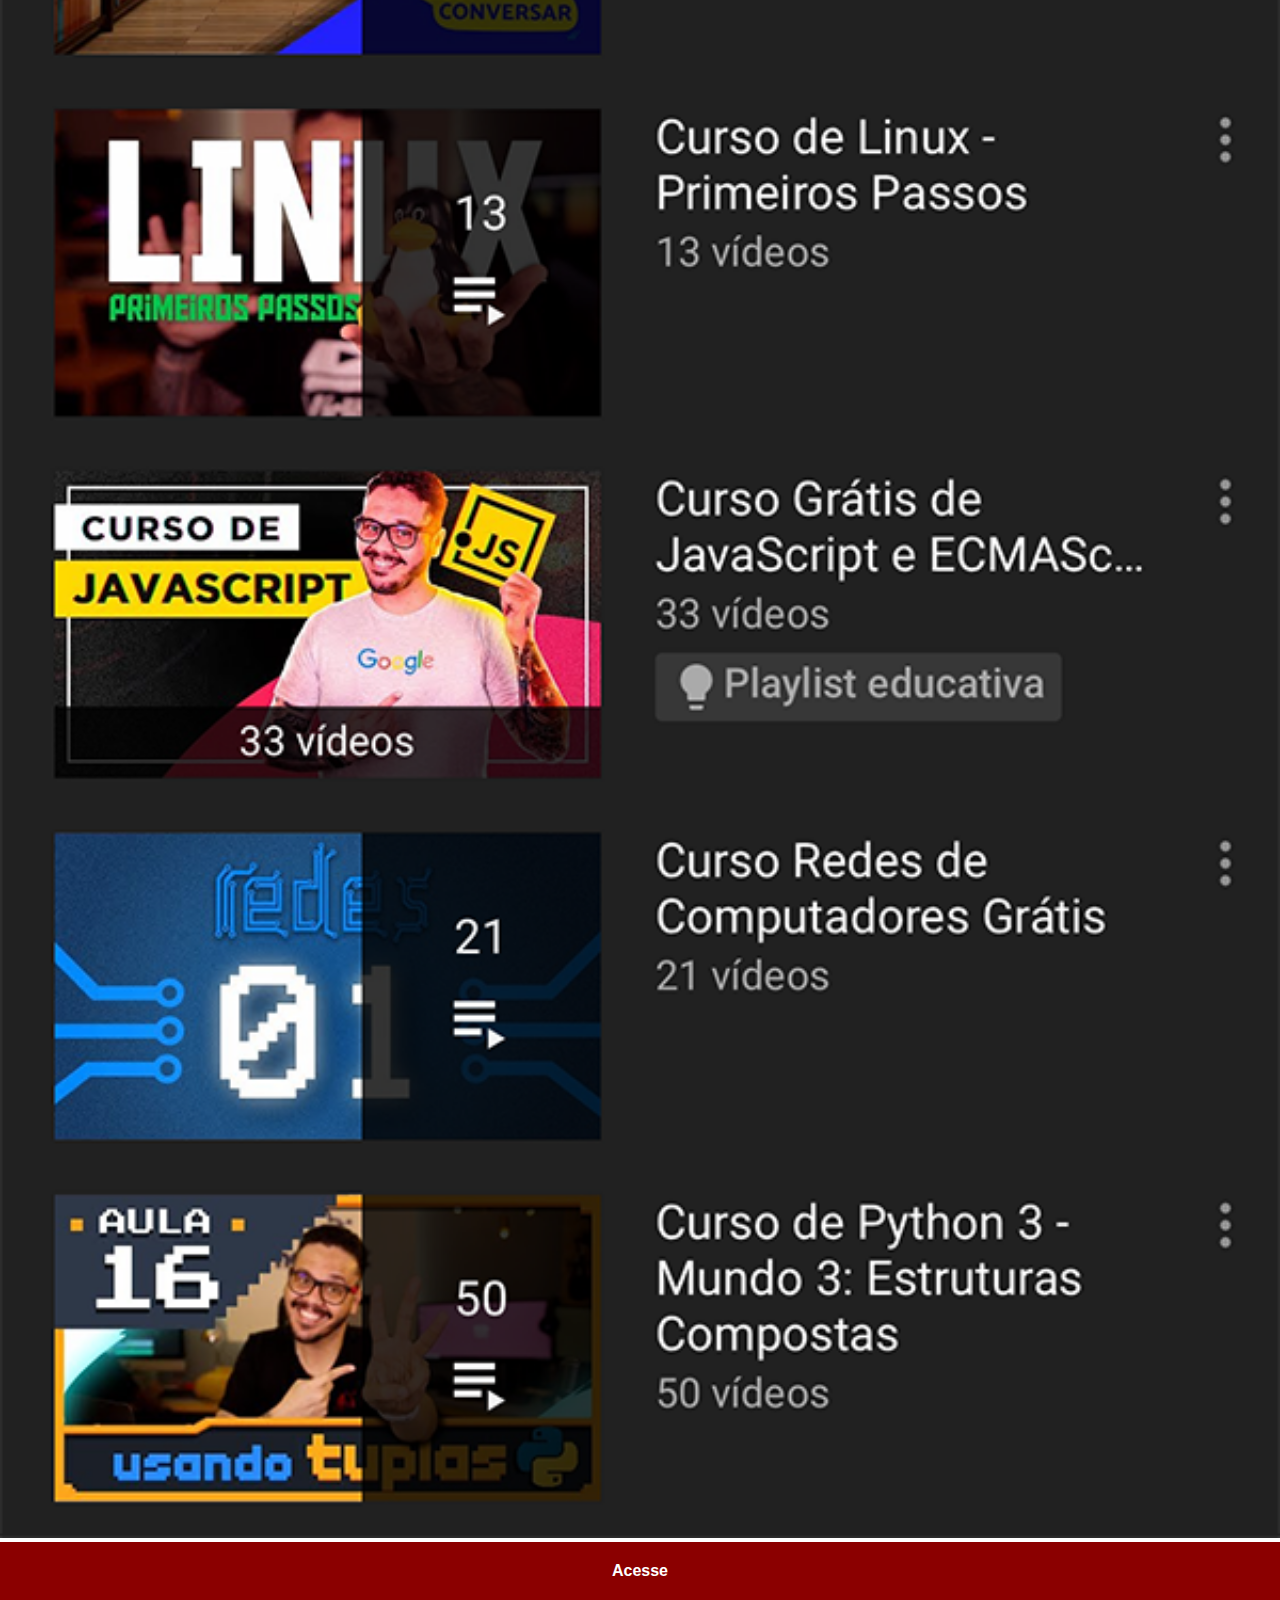
<file: youtube.html>
<!DOCTYPE html>
<html lang="pt-br">
<head>
    <meta charset="UTF-8">
    <meta http-equiv="X-UA-Compatible" content="IE=edge">
    <meta name="viewport" content="width=device-width, initial-scale=1.0">
    <link rel="stylesheet" href="estilos/social.css">
    <title>YouTube</title>
</head>
<body>
    <img src="imagens/tela-youtube.png" alt="youtube">
    <a href="https://www.youtube.com/@CursoemVideo/playlists" target="_blank">Acesse</a>
</body>
</html>
</file>
<file: estilos/style.css>
@charset "utf-8";


* {
    margin: 0px;
    padding: 0px;
    font-family: Arial, Helvetica, sans-serif;
}

html, body  {
    height: 100vh;
    width: 100vw;
    background-color: black;
}

main {
    height: 100vh;
    position: relative;
}

body {
    background: url('../imagens/fundo-madeira.jpg') no-repeat top center;
    background-size: cover;
    background-attachment: fixed;
}

section#telefone{
    position: absolute;
    top: 50%;
    left: 50%;
    transform: translate(-50%, -50%);

    height: 627px;
    width: 311px;
    background:url('../imagens/frame-iphone.png') no-repeat;   
    background-size: cover;
}

iframe#tela {
    position: relative;   
    top: 80px;
    left: 22px;
    width: 267px;
    height: 471px;
}

section#redes-sociais {
    text-align: right;
}


section#redes-sociais img {
    width: 50px;
    margin: 10px;
    border-radius: 50%;
    box-shadow: 2px 2px 5px rgba(0, 0, 0, 0.453);
    box-sizing: border-box;
}

section#redes-sociais img:hover {
    border: 2px solid rgba(255, 255, 255, 0.639);
    transform: translate(-3px, -3px);
    box-shadow: 5px 5px 10px rgba(0, 0, 0, 0.603);
    transition: transform 0.5s;
}
</file>
<file: estilos/social.css>
@charset "utf-8";

* {
    margin: 0px;
    padding: 0px;
    font-family: Arial, Helvetica, sans-serif;
}

::-webkit-scrollbar {                      /* escondendo a barra de rolagem lateral */
    width: 0px;
    height: 0px;
}

img {
    width: 100vw;
}

a {
    display:block;
    background-color: darkred;
    color: white;
    padding: 20px;
    text-align: center;
    font-weight: bolder;
    text-decoration: none;            
}

a:hover {
    background-color: red;
}
</file>
